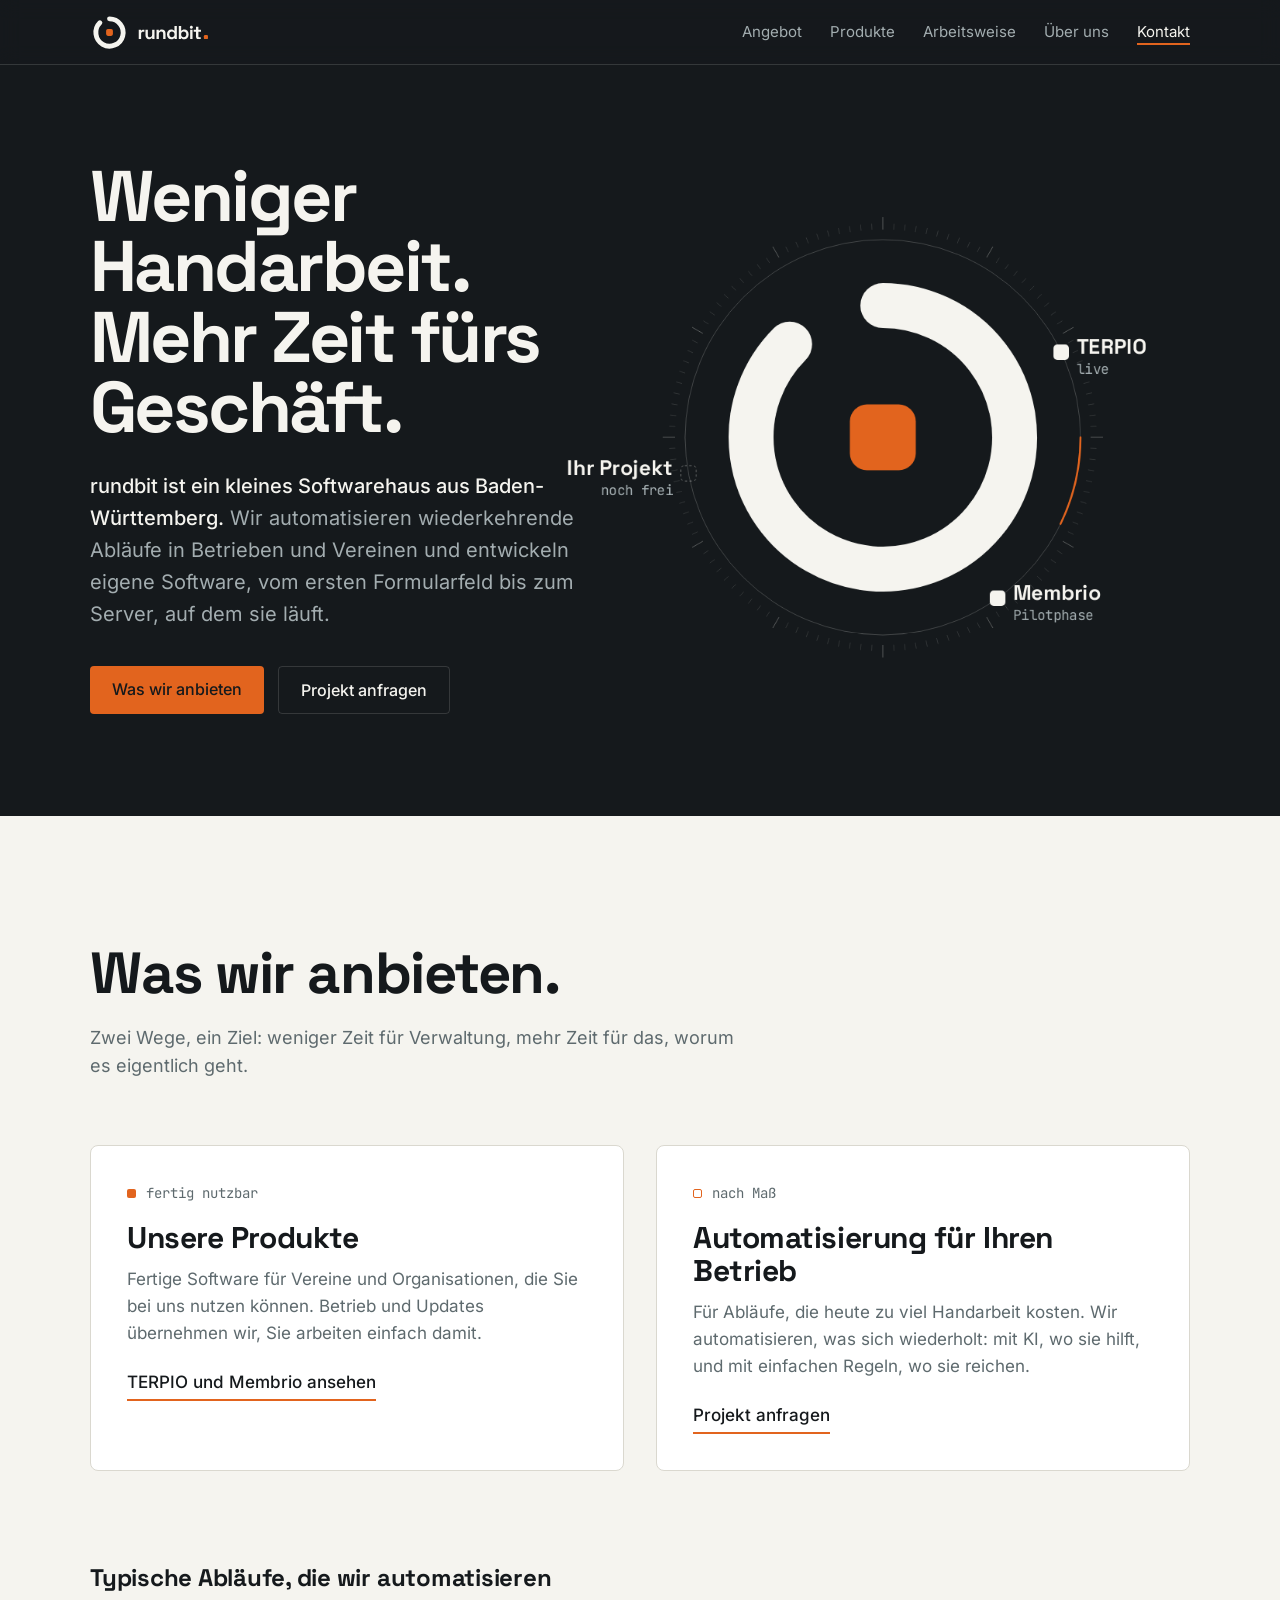
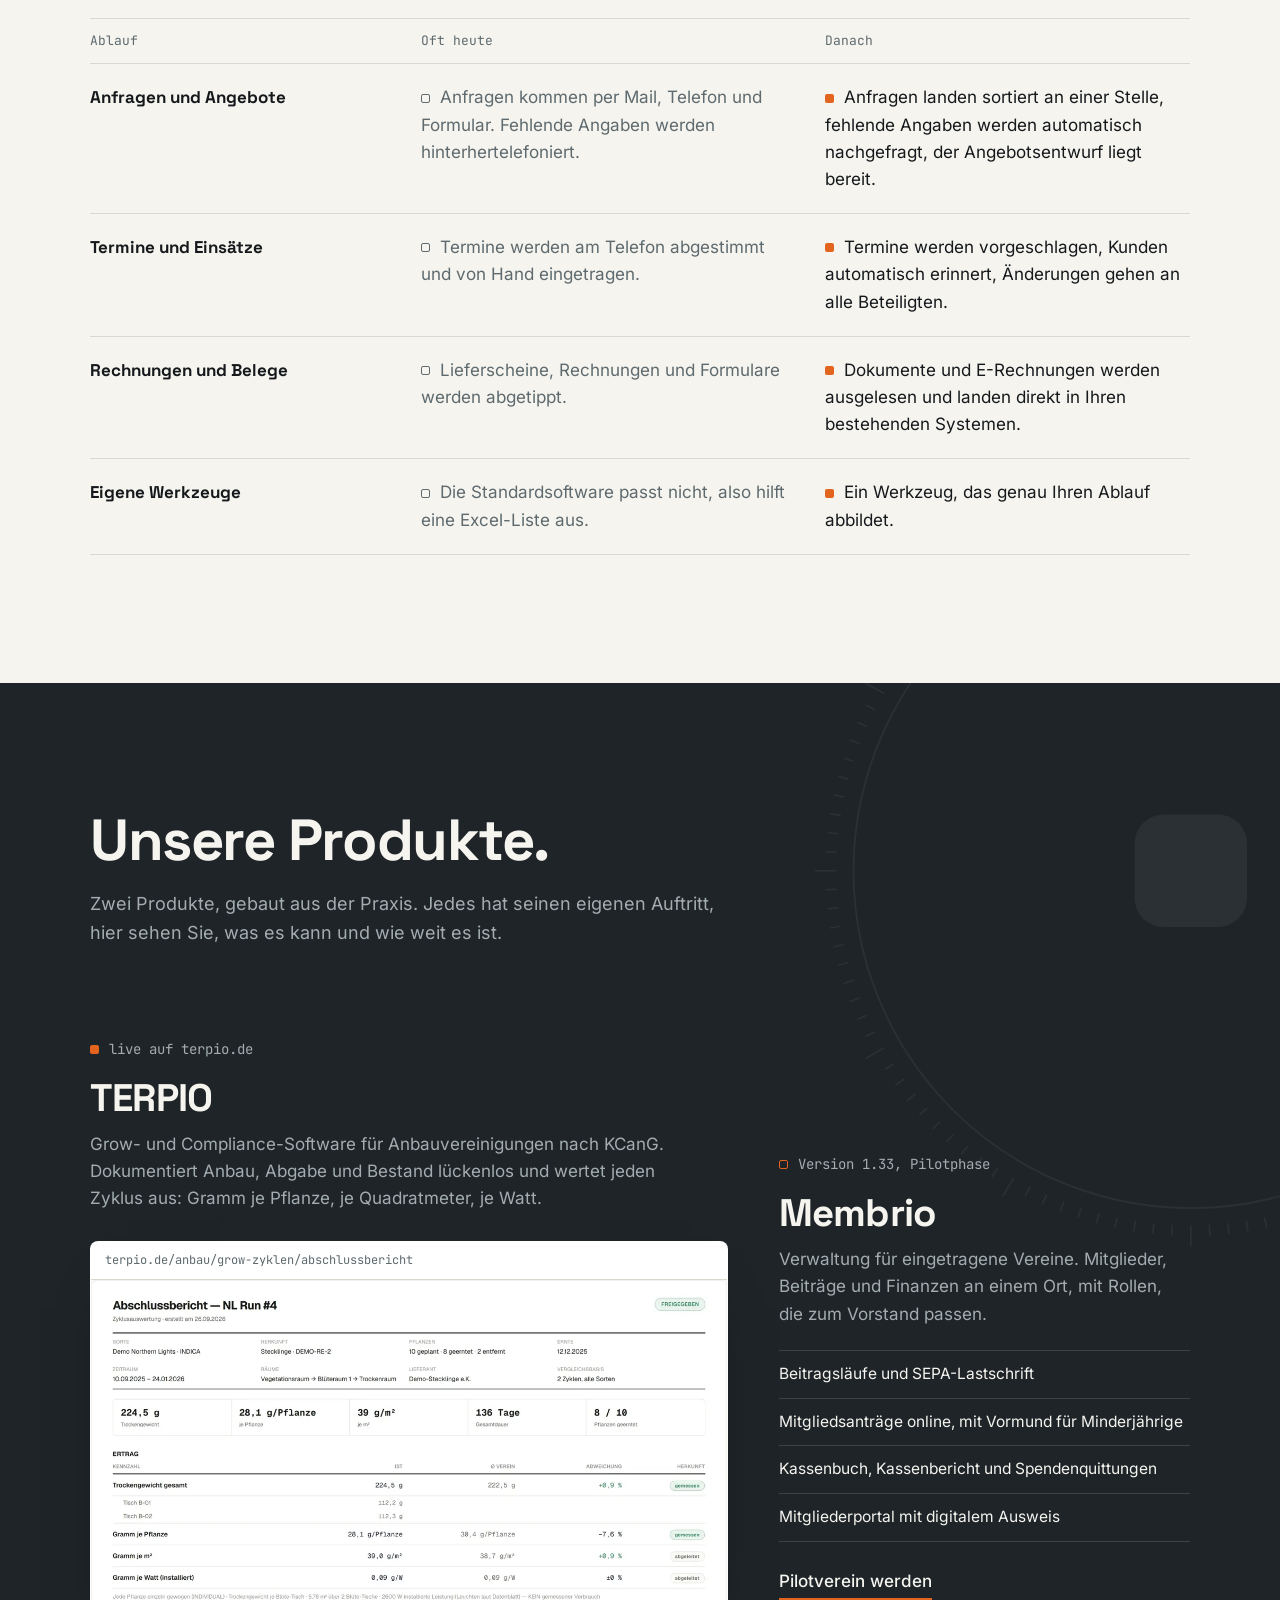
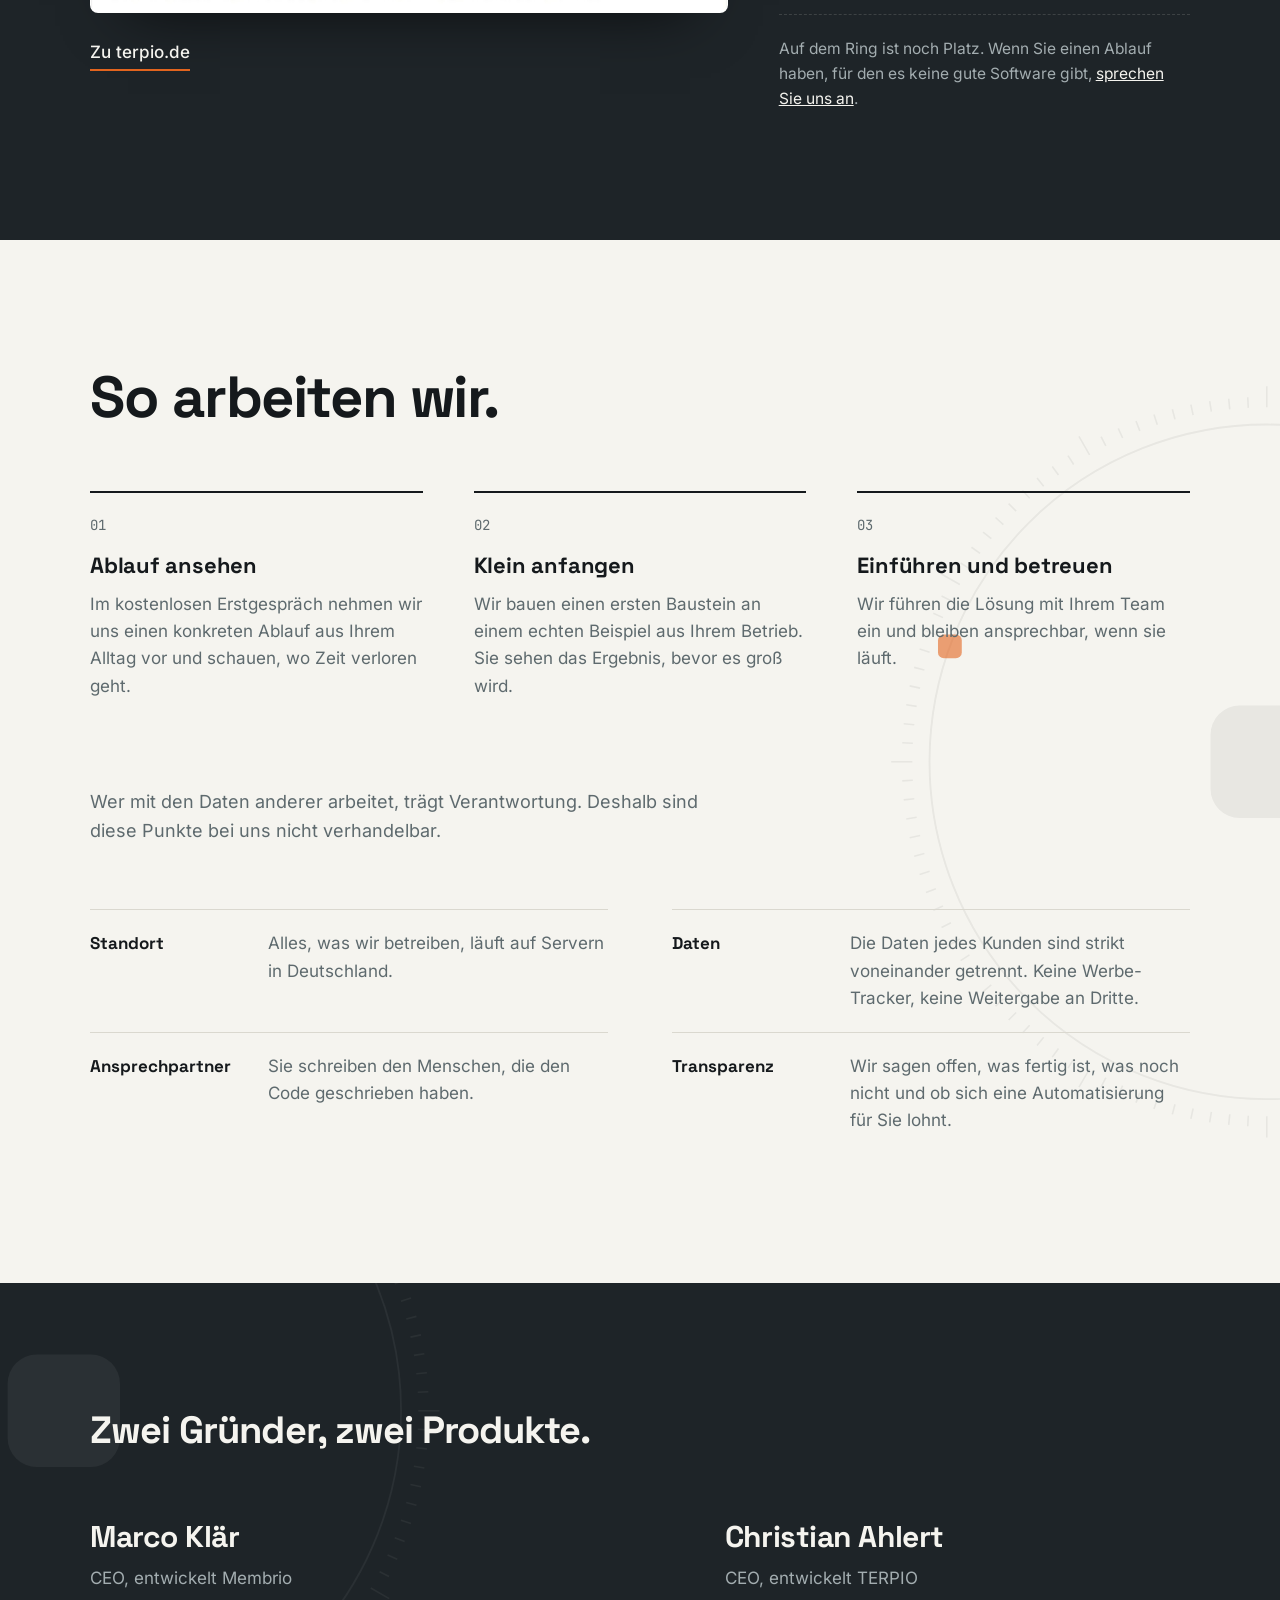
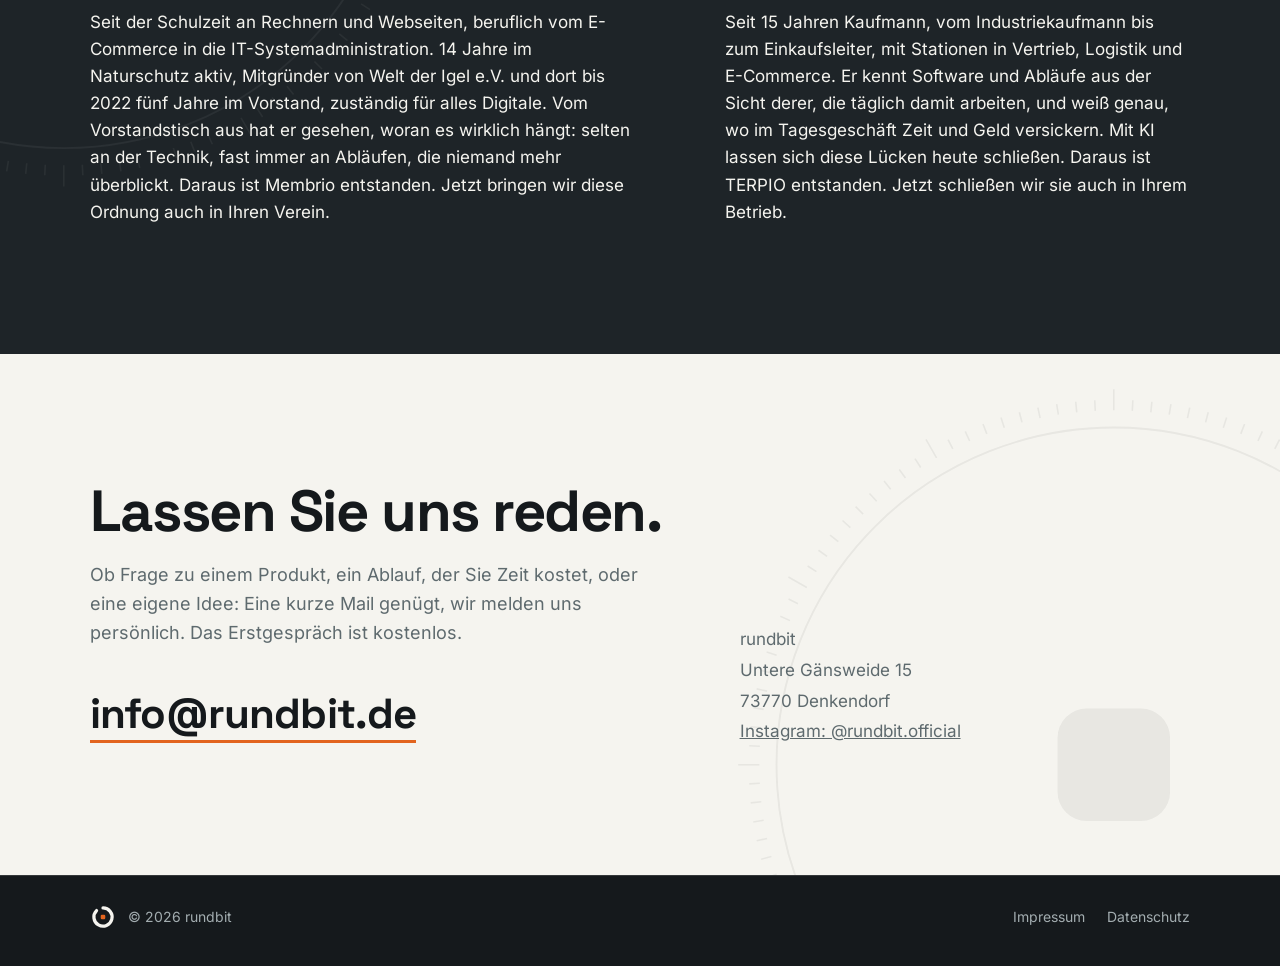
<file: site/index.html>
<!doctype html>
<html lang="de">
<head>
<meta charset="utf-8">
<meta name="viewport" content="width=device-width, initial-scale=1, viewport-fit=cover">
<title>rundbit – Software und Automatisierung aus Baden-Württemberg</title>
<meta name="description" content="rundbit automatisiert wiederkehrende Abläufe in Betrieben und Vereinen und entwickelt eigene Software: TERPIO für Anbauvereinigungen, Membrio für eingetragene Vereine. Betrieben auf Servern in Deutschland.">
<link rel="icon" href="favicon.ico" sizes="any">
<link rel="icon" type="image/svg+xml" href="favicon.svg">
<link rel="apple-touch-icon" href="apple-touch-icon.png">
<meta name="theme-color" content="#15191C">
<meta property="og:title" content="rundbit – Software und Automatisierung aus Baden-Württemberg">
<meta property="og:description" content="Wir automatisieren wiederkehrende Abläufe und entwickeln eigene Software: TERPIO und Membrio. Betrieben auf Servern in Deutschland.">
<meta property="og:url" content="https://rundbit.de/">
<meta property="og:image" content="https://rundbit.de/logo/og.png">
<link rel="stylesheet" href="style.css">
<script>if(!(window.matchMedia&&matchMedia('(prefers-reduced-motion: reduce)').matches))document.documentElement.classList.add('js')</script>
</head>
<body>
<a class="skip" href="#inhalt">Zum Inhalt springen</a>

<div class="rail" aria-hidden="true"><span class="bit"></span></div>

<header>
  <div class="wrap bar">
    <a class="brand" href="#top" aria-label="rundbit, zur Startseite"><svg xmlns="http://www.w3.org/2000/svg" viewBox="0 0 363.1 120" aria-hidden="true" focusable="false">
  
  <path d="M60 18 A42 42 0 1 1 30.3 30.3" fill="none" stroke="#F5F4EF" stroke-width="15" stroke-linecap="round"/>
  <rect x="49.5" y="49.5" width="21" height="21" rx="5.5" fill="#E2641E"/>
  <g transform="translate(150.0,38.89) scale(0.05800)">
    <path transform="translate(-70,714)" d="M70.0 0H196.0V-282C196.0 -352 242.0 -386 306.0 -386H368.0V-498H308.0C262.0 -498 226.0 -480 212.0 -440H194.0V-496H70.0Z M620.0 8C709.0 8 749.0 -31 765.0 -65H783.0V0H907.0V-496H781.0V-244C781.0 -152 736.0 -98 659.0 -98C591.0 -98 553.0 -135 553.0 -210V-496H427.0V-200C427.0 -77 504.0 8 620.0 8Z M1012.0 0H1138.0V-252C1138.0 -344 1183.0 -398 1260.0 -398C1328.0 -398 1366.0 -361 1366.0 -286V0H1492.0V-296C1492.0 -419 1415.0 -504 1299.0 -504C1210.0 -504 1170.0 -465 1154.0 -431H1136.0V-496H1012.0Z M1793.0 14C1883.0 14 1926.0 -22 1949.0 -60H1967.0V0H2091.0V-700H1965.0V-439H1947.0C1926.0 -474 1883.0 -510 1793.0 -510C1673.0 -510 1569.0 -418 1569.0 -256V-240C1569.0 -78 1674.0 14 1793.0 14ZM1831.0 -96C1754.0 -96 1695.0 -147 1695.0 -243V-253C1695.0 -349 1753.0 -400 1831.0 -400C1909.0 -400 1967.0 -349 1967.0 -253V-243C1967.0 -147 1908.0 -96 1831.0 -96Z M2494.0 14C2613.0 14 2718.0 -78 2718.0 -240V-256C2718.0 -418 2614.0 -510 2494.0 -510C2404.0 -510 2361.0 -474 2340.0 -439H2322.0V-700H2196.0V0H2320.0V-60H2338.0C2361.0 -22 2404.0 14 2494.0 14ZM2456.0 -96C2379.0 -96 2320.0 -147 2320.0 -243V-253C2320.0 -349 2378.0 -400 2456.0 -400C2534.0 -400 2592.0 -349 2592.0 -253V-243C2592.0 -147 2533.0 -96 2456.0 -96Z M2862.0 -554C2908.0 -554 2943.0 -586 2943.0 -634C2943.0 -682 2908.0 -714 2862.0 -714C2816.0 -714 2781.0 -682 2781.0 -634C2781.0 -586 2816.0 -554 2862.0 -554ZM2799.0 0H2925.0V-496H2799.0Z M3220.0 0H3360.0V-104H3264.0C3246.0 -104 3236.0 -114 3236.0 -134V-392H3372.0V-496H3236.0V-650H3110.0V-496H2986.0V-392H3110.0V-112C3110.0 -44 3154.0 0 3220.0 0Z" fill="#F5F4EF"/>
    <rect x="3456.0" y="496.0" width="218" height="218" rx="62" fill="#E2641E"/>
  </g>
</svg>
</a>
    <nav aria-label="Hauptnavigation"><ul>
      <li><a href="#angebot">Angebot</a></li>
      <li><a href="#produkte">Produkte</a></li>
      <li><a href="#arbeitsweise">Arbeitsweise</a></li>
      <li><a href="#team">Über uns</a></li>
      <li><a class="nav-cta" href="#kontakt"><span>Kontakt</span></a></li>
    </ul></nav>
  </div>
</header>

<main id="inhalt">
<section class="hero" id="top" aria-labelledby="h-hero">
  <div class="wrap hero-grid">
    <div>
      <h1 id="h-hero">Weniger Handarbeit.<br>Mehr Zeit fürs Geschäft.</h1>
      <p class="lead"><strong>rundbit ist ein kleines Softwarehaus aus Baden-Württemberg.</strong> Wir automatisieren wiederkehrende Abläufe in Betrieben und Vereinen und entwickeln eigene Software, vom ersten Formularfeld bis zum Server, auf dem sie läuft.</p>
      <div class="actions">
        <a class="btn btn-solid" href="#angebot">Was wir anbieten</a>
        <a class="btn btn-line" href="#kontakt">Projekt anfragen</a>
      </div>
    </div>
    <div class="ring-wrap">
      <svg class="ring" viewBox="-30 -10 660 620" style="overflow:visible" role="group" aria-label="Der rundbit-Ring mit den Produkten TERPIO und Membrio">
        <g class="ticks"><g class="spin-slow"><line class="tick major" x1="568.0" y1="300.0" x2="584.0" y2="300.0"/><line class="tick" x1="567.6" y1="314.0" x2="575.6" y2="314.4"/><line class="tick" x1="566.5" y1="328.0" x2="574.5" y2="328.8"/><line class="tick" x1="564.7" y1="341.9" x2="572.6" y2="343.2"/><line class="tick" x1="562.1" y1="355.7" x2="570.0" y2="357.4"/><line class="tick" x1="558.9" y1="369.4" x2="566.6" y2="371.4"/><line class="tick" x1="554.9" y1="382.8" x2="562.5" y2="385.3"/><line class="tick" x1="550.2" y1="396.0" x2="557.7" y2="398.9"/><line class="tick" x1="544.8" y1="409.0" x2="552.1" y2="412.3"/><line class="tick" x1="538.8" y1="421.7" x2="545.9" y2="425.3"/><line class="tick major" x1="532.1" y1="434.0" x2="546.0" y2="442.0"/><line class="tick" x1="524.8" y1="446.0" x2="531.5" y2="450.3"/><line class="tick" x1="516.8" y1="457.5" x2="523.3" y2="462.2"/><line class="tick" x1="508.3" y1="468.7" x2="514.5" y2="473.7"/><line class="tick" x1="499.2" y1="479.3" x2="505.1" y2="484.7"/><line class="tick" x1="489.5" y1="489.5" x2="495.2" y2="495.2"/><line class="tick" x1="479.3" y1="499.2" x2="484.7" y2="505.1"/><line class="tick" x1="468.7" y1="508.3" x2="473.7" y2="514.5"/><line class="tick" x1="457.5" y1="516.8" x2="462.2" y2="523.3"/><line class="tick" x1="446.0" y1="524.8" x2="450.3" y2="531.5"/><line class="tick major" x1="434.0" y1="532.1" x2="442.0" y2="546.0"/><line class="tick" x1="421.7" y1="538.8" x2="425.3" y2="545.9"/><line class="tick" x1="409.0" y1="544.8" x2="412.3" y2="552.1"/><line class="tick" x1="396.0" y1="550.2" x2="398.9" y2="557.7"/><line class="tick" x1="382.8" y1="554.9" x2="385.3" y2="562.5"/><line class="tick" x1="369.4" y1="558.9" x2="371.4" y2="566.6"/><line class="tick" x1="355.7" y1="562.1" x2="357.4" y2="570.0"/><line class="tick" x1="341.9" y1="564.7" x2="343.2" y2="572.6"/><line class="tick" x1="328.0" y1="566.5" x2="328.8" y2="574.5"/><line class="tick" x1="314.0" y1="567.6" x2="314.4" y2="575.6"/><line class="tick major" x1="300.0" y1="568.0" x2="300.0" y2="584.0"/><line class="tick" x1="286.0" y1="567.6" x2="285.6" y2="575.6"/><line class="tick" x1="272.0" y1="566.5" x2="271.2" y2="574.5"/><line class="tick" x1="258.1" y1="564.7" x2="256.8" y2="572.6"/><line class="tick" x1="244.3" y1="562.1" x2="242.6" y2="570.0"/><line class="tick" x1="230.6" y1="558.9" x2="228.6" y2="566.6"/><line class="tick" x1="217.2" y1="554.9" x2="214.7" y2="562.5"/><line class="tick" x1="204.0" y1="550.2" x2="201.1" y2="557.7"/><line class="tick" x1="191.0" y1="544.8" x2="187.7" y2="552.1"/><line class="tick" x1="178.3" y1="538.8" x2="174.7" y2="545.9"/><line class="tick major" x1="166.0" y1="532.1" x2="158.0" y2="546.0"/><line class="tick" x1="154.0" y1="524.8" x2="149.7" y2="531.5"/><line class="tick" x1="142.5" y1="516.8" x2="137.8" y2="523.3"/><line class="tick" x1="131.3" y1="508.3" x2="126.3" y2="514.5"/><line class="tick" x1="120.7" y1="499.2" x2="115.3" y2="505.1"/><line class="tick" x1="110.5" y1="489.5" x2="104.8" y2="495.2"/><line class="tick" x1="100.8" y1="479.3" x2="94.9" y2="484.7"/><line class="tick" x1="91.7" y1="468.7" x2="85.5" y2="473.7"/><line class="tick" x1="83.2" y1="457.5" x2="76.7" y2="462.2"/><line class="tick" x1="75.2" y1="446.0" x2="68.5" y2="450.3"/><line class="tick major" x1="67.9" y1="434.0" x2="54.0" y2="442.0"/><line class="tick" x1="61.2" y1="421.7" x2="54.1" y2="425.3"/><line class="tick" x1="55.2" y1="409.0" x2="47.9" y2="412.3"/><line class="tick" x1="49.8" y1="396.0" x2="42.3" y2="398.9"/><line class="tick" x1="45.1" y1="382.8" x2="37.5" y2="385.3"/><line class="tick" x1="41.1" y1="369.4" x2="33.4" y2="371.4"/><line class="tick" x1="37.9" y1="355.7" x2="30.0" y2="357.4"/><line class="tick" x1="35.3" y1="341.9" x2="27.4" y2="343.2"/><line class="tick" x1="33.5" y1="328.0" x2="25.5" y2="328.8"/><line class="tick" x1="32.4" y1="314.0" x2="24.4" y2="314.4"/><line class="tick major" x1="32.0" y1="300.0" x2="16.0" y2="300.0"/><line class="tick" x1="32.4" y1="286.0" x2="24.4" y2="285.6"/><line class="tick" x1="33.5" y1="272.0" x2="25.5" y2="271.2"/><line class="tick" x1="35.3" y1="258.1" x2="27.4" y2="256.8"/><line class="tick" x1="37.9" y1="244.3" x2="30.0" y2="242.6"/><line class="tick" x1="41.1" y1="230.6" x2="33.4" y2="228.6"/><line class="tick" x1="45.1" y1="217.2" x2="37.5" y2="214.7"/><line class="tick" x1="49.8" y1="204.0" x2="42.3" y2="201.1"/><line class="tick" x1="55.2" y1="191.0" x2="47.9" y2="187.7"/><line class="tick" x1="61.2" y1="178.3" x2="54.1" y2="174.7"/><line class="tick major" x1="67.9" y1="166.0" x2="54.0" y2="158.0"/><line class="tick" x1="75.2" y1="154.0" x2="68.5" y2="149.7"/><line class="tick" x1="83.2" y1="142.5" x2="76.7" y2="137.8"/><line class="tick" x1="91.7" y1="131.3" x2="85.5" y2="126.3"/><line class="tick" x1="100.8" y1="120.7" x2="94.9" y2="115.3"/><line class="tick" x1="110.5" y1="110.5" x2="104.8" y2="104.8"/><line class="tick" x1="120.7" y1="100.8" x2="115.3" y2="94.9"/><line class="tick" x1="131.3" y1="91.7" x2="126.3" y2="85.5"/><line class="tick" x1="142.5" y1="83.2" x2="137.8" y2="76.7"/><line class="tick" x1="154.0" y1="75.2" x2="149.7" y2="68.5"/><line class="tick major" x1="166.0" y1="67.9" x2="158.0" y2="54.0"/><line class="tick" x1="178.3" y1="61.2" x2="174.7" y2="54.1"/><line class="tick" x1="191.0" y1="55.2" x2="187.7" y2="47.9"/><line class="tick" x1="204.0" y1="49.8" x2="201.1" y2="42.3"/><line class="tick" x1="217.2" y1="45.1" x2="214.7" y2="37.5"/><line class="tick" x1="230.6" y1="41.1" x2="228.6" y2="33.4"/><line class="tick" x1="244.3" y1="37.9" x2="242.6" y2="30.0"/><line class="tick" x1="258.1" y1="35.3" x2="256.8" y2="27.4"/><line class="tick" x1="272.0" y1="33.5" x2="271.2" y2="25.5"/><line class="tick" x1="286.0" y1="32.4" x2="285.6" y2="24.4"/><line class="tick major" x1="300.0" y1="32.0" x2="300.0" y2="16.0"/><line class="tick" x1="314.0" y1="32.4" x2="314.4" y2="24.4"/><line class="tick" x1="328.0" y1="33.5" x2="328.8" y2="25.5"/><line class="tick" x1="341.9" y1="35.3" x2="343.2" y2="27.4"/><line class="tick" x1="355.7" y1="37.9" x2="357.4" y2="30.0"/><line class="tick" x1="369.4" y1="41.1" x2="371.4" y2="33.4"/><line class="tick" x1="382.8" y1="45.1" x2="385.3" y2="37.5"/><line class="tick" x1="396.0" y1="49.8" x2="398.9" y2="42.3"/><line class="tick" x1="409.0" y1="55.2" x2="412.3" y2="47.9"/><line class="tick" x1="421.7" y1="61.2" x2="425.3" y2="54.1"/><line class="tick major" x1="434.0" y1="67.9" x2="442.0" y2="54.0"/><line class="tick" x1="446.0" y1="75.2" x2="450.3" y2="68.5"/><line class="tick" x1="457.5" y1="83.2" x2="462.2" y2="76.7"/><line class="tick" x1="468.7" y1="91.7" x2="473.7" y2="85.5"/><line class="tick" x1="479.3" y1="100.8" x2="484.7" y2="94.9"/><line class="tick" x1="489.5" y1="110.5" x2="495.2" y2="104.8"/><line class="tick" x1="499.2" y1="120.7" x2="505.1" y2="115.3"/><line class="tick" x1="508.3" y1="131.3" x2="514.5" y2="126.3"/><line class="tick" x1="516.8" y1="142.5" x2="523.3" y2="137.8"/><line class="tick" x1="524.8" y1="154.0" x2="531.5" y2="149.7"/><line class="tick major" x1="532.1" y1="166.0" x2="546.0" y2="158.0"/><line class="tick" x1="538.8" y1="178.3" x2="545.9" y2="174.7"/><line class="tick" x1="544.8" y1="191.0" x2="552.1" y2="187.7"/><line class="tick" x1="550.2" y1="204.0" x2="557.7" y2="201.1"/><line class="tick" x1="554.9" y1="217.2" x2="562.5" y2="214.7"/><line class="tick" x1="558.9" y1="230.6" x2="566.6" y2="228.6"/><line class="tick" x1="562.1" y1="244.3" x2="570.0" y2="242.6"/><line class="tick" x1="564.7" y1="258.1" x2="572.6" y2="256.8"/><line class="tick" x1="566.5" y1="272.0" x2="574.5" y2="271.2"/><line class="tick" x1="567.6" y1="286.0" x2="575.6" y2="285.6"/></g></g>
        <circle class="orbit" cx="300" cy="300" r="255"/>
        <g class="sweepwrap"><g class="sweep"><circle cx="300" cy="300" r="255" fill="none" stroke="#E2641E" stroke-width="2.5" stroke-linecap="round" pathLength="360" stroke-dasharray="26 334"/></g></g>
        <path class="arc" pathLength="1" d="M300 130 A170 170 0 1 1 179.8 179.8"/>
        <g class="pulse"><rect class="core" id="core" x="257.5" y="257.5" width="85" height="85" rx="22" fill="#E2641E"/></g>
        <a class="node n1" href="#terpio" aria-label="TERPIO, live" data-a="-30">
          <rect x="-10" y="-10" width="20" height="20" rx="5"/>
          <text class="name" x="20" y="2">TERPIO</text><text x="20" y="28">live</text>
        </a>
        <a class="node n2" href="#membrio" aria-label="Membrio, Pilotphase" data-a="50">
          <rect x="-10" y="-10" width="20" height="20" rx="5"/>
          <text class="name" x="20" y="2">Membrio</text><text x="20" y="28">Pilotphase</text>
        </a>
        <a class="node free n3" href="#angebot" aria-label="Ihr Projekt, noch frei" data-a="165">
          <rect x="-10" y="-10" width="20" height="20" rx="5"/>
          <text class="name" x="20" y="2">Ihr Projekt</text><text x="20" y="28">noch frei</text>
        </a>
      </svg>
    </div>
  </div>
</section>

<section class="light" id="angebot" aria-labelledby="h-angebot">
  <div class="wrap">
    <h2 id="h-angebot">Was wir anbieten.</h2>
    <p class="intro">Zwei Wege, ein Ziel: weniger Zeit für Verwaltung, mehr Zeit für das, worum es eigentlich geht.</p>
    <div class="offer">
      <div class="pillar">
        <p class="status"><span class="dot"></span>fertig nutzbar</p>
        <h3>Unsere Produkte</h3>
        <p>Fertige Software für Vereine und Organisationen, die Sie bei uns nutzen können. Betrieb und Updates übernehmen wir, Sie arbeiten einfach damit.</p>
        <a class="go" href="#produkte">TERPIO und Membrio ansehen</a>
      </div>
      <div class="pillar">
        <p class="status"><span class="dot wip"></span>nach Maß</p>
        <h3>Automatisierung für Ihren Betrieb</h3>
        <p>Für Abläufe, die heute zu viel Handarbeit kosten. Wir automatisieren, was sich wiederholt: mit KI, wo sie hilft, und mit einfachen Regeln, wo sie reichen.</p>
        <a class="go" href="#kontakt">Projekt anfragen</a>
      </div>
    </div>

    <h3 class="sub-h">Typische Abläufe, die wir automatisieren</h3>
    <div class="compare" role="table" aria-label="Abläufe vorher und nachher">
      <div class="crow chead" role="row"><span role="columnheader">Ablauf</span><span role="columnheader">Oft heute</span><span role="columnheader">Danach</span></div>
      <div class="crow" role="row"><b role="cell">Anfragen und Angebote</b><span role="cell" class="before">Anfragen kommen per Mail, Telefon und Formular. Fehlende Angaben werden hinterhertelefoniert.</span><span role="cell" class="after">Anfragen landen sortiert an einer Stelle, fehlende Angaben werden automatisch nachgefragt, der Angebotsentwurf liegt bereit.</span></div>
      <div class="crow" role="row"><b role="cell">Termine und Einsätze</b><span role="cell" class="before">Termine werden am Telefon abgestimmt und von Hand eingetragen.</span><span role="cell" class="after">Termine werden vorgeschlagen, Kunden automatisch erinnert, Änderungen gehen an alle Beteiligten.</span></div>
      <div class="crow" role="row"><b role="cell">Rechnungen und Belege</b><span role="cell" class="before">Lieferscheine, Rechnungen und Formulare werden abgetippt.</span><span role="cell" class="after">Dokumente und E-Rechnungen werden ausgelesen und landen direkt in Ihren bestehenden Systemen.</span></div>
      <div class="crow" role="row"><b role="cell">Eigene Werkzeuge</b><span role="cell" class="before">Die Standardsoftware passt nicht, also hilft eine Excel-Liste aus.</span><span role="cell" class="after">Ein Werkzeug, das genau Ihren Ablauf abbildet.</span></div>
    </div>
  </div>
</section>

<section class="dark" id="produkte" aria-labelledby="h-prod">
  <svg class="bgring pos-tr" viewBox="0 0 600 600" aria-hidden="true" data-a="-40" data-dir="1"><g class="bt"><line x1="568.0" y1="300.0" x2="584.0" y2="300.0"/><line x1="567.6" y1="314.0" x2="575.6" y2="314.4"/><line x1="566.5" y1="328.0" x2="574.5" y2="328.8"/><line x1="564.7" y1="341.9" x2="572.6" y2="343.2"/><line x1="562.1" y1="355.7" x2="570.0" y2="357.4"/><line x1="558.9" y1="369.4" x2="566.6" y2="371.4"/><line x1="554.9" y1="382.8" x2="562.5" y2="385.3"/><line x1="550.2" y1="396.0" x2="557.7" y2="398.9"/><line x1="544.8" y1="409.0" x2="552.1" y2="412.3"/><line x1="538.8" y1="421.7" x2="545.9" y2="425.3"/><line x1="532.1" y1="434.0" x2="546.0" y2="442.0"/><line x1="524.8" y1="446.0" x2="531.5" y2="450.3"/><line x1="516.8" y1="457.5" x2="523.3" y2="462.2"/><line x1="508.3" y1="468.7" x2="514.5" y2="473.7"/><line x1="499.2" y1="479.3" x2="505.1" y2="484.7"/><line x1="489.5" y1="489.5" x2="495.2" y2="495.2"/><line x1="479.3" y1="499.2" x2="484.7" y2="505.1"/><line x1="468.7" y1="508.3" x2="473.7" y2="514.5"/><line x1="457.5" y1="516.8" x2="462.2" y2="523.3"/><line x1="446.0" y1="524.8" x2="450.3" y2="531.5"/><line x1="434.0" y1="532.1" x2="442.0" y2="546.0"/><line x1="421.7" y1="538.8" x2="425.3" y2="545.9"/><line x1="409.0" y1="544.8" x2="412.3" y2="552.1"/><line x1="396.0" y1="550.2" x2="398.9" y2="557.7"/><line x1="382.8" y1="554.9" x2="385.3" y2="562.5"/><line x1="369.4" y1="558.9" x2="371.4" y2="566.6"/><line x1="355.7" y1="562.1" x2="357.4" y2="570.0"/><line x1="341.9" y1="564.7" x2="343.2" y2="572.6"/><line x1="328.0" y1="566.5" x2="328.8" y2="574.5"/><line x1="314.0" y1="567.6" x2="314.4" y2="575.6"/><line x1="300.0" y1="568.0" x2="300.0" y2="584.0"/><line x1="286.0" y1="567.6" x2="285.6" y2="575.6"/><line x1="272.0" y1="566.5" x2="271.2" y2="574.5"/><line x1="258.1" y1="564.7" x2="256.8" y2="572.6"/><line x1="244.3" y1="562.1" x2="242.6" y2="570.0"/><line x1="230.6" y1="558.9" x2="228.6" y2="566.6"/><line x1="217.2" y1="554.9" x2="214.7" y2="562.5"/><line x1="204.0" y1="550.2" x2="201.1" y2="557.7"/><line x1="191.0" y1="544.8" x2="187.7" y2="552.1"/><line x1="178.3" y1="538.8" x2="174.7" y2="545.9"/><line x1="166.0" y1="532.1" x2="158.0" y2="546.0"/><line x1="154.0" y1="524.8" x2="149.7" y2="531.5"/><line x1="142.5" y1="516.8" x2="137.8" y2="523.3"/><line x1="131.3" y1="508.3" x2="126.3" y2="514.5"/><line x1="120.7" y1="499.2" x2="115.3" y2="505.1"/><line x1="110.5" y1="489.5" x2="104.8" y2="495.2"/><line x1="100.8" y1="479.3" x2="94.9" y2="484.7"/><line x1="91.7" y1="468.7" x2="85.5" y2="473.7"/><line x1="83.2" y1="457.5" x2="76.7" y2="462.2"/><line x1="75.2" y1="446.0" x2="68.5" y2="450.3"/><line x1="67.9" y1="434.0" x2="54.0" y2="442.0"/><line x1="61.2" y1="421.7" x2="54.1" y2="425.3"/><line x1="55.2" y1="409.0" x2="47.9" y2="412.3"/><line x1="49.8" y1="396.0" x2="42.3" y2="398.9"/><line x1="45.1" y1="382.8" x2="37.5" y2="385.3"/><line x1="41.1" y1="369.4" x2="33.4" y2="371.4"/><line x1="37.9" y1="355.7" x2="30.0" y2="357.4"/><line x1="35.3" y1="341.9" x2="27.4" y2="343.2"/><line x1="33.5" y1="328.0" x2="25.5" y2="328.8"/><line x1="32.4" y1="314.0" x2="24.4" y2="314.4"/><line x1="32.0" y1="300.0" x2="16.0" y2="300.0"/><line x1="32.4" y1="286.0" x2="24.4" y2="285.6"/><line x1="33.5" y1="272.0" x2="25.5" y2="271.2"/><line x1="35.3" y1="258.1" x2="27.4" y2="256.8"/><line x1="37.9" y1="244.3" x2="30.0" y2="242.6"/><line x1="41.1" y1="230.6" x2="33.4" y2="228.6"/><line x1="45.1" y1="217.2" x2="37.5" y2="214.7"/><line x1="49.8" y1="204.0" x2="42.3" y2="201.1"/><line x1="55.2" y1="191.0" x2="47.9" y2="187.7"/><line x1="61.2" y1="178.3" x2="54.1" y2="174.7"/><line x1="67.9" y1="166.0" x2="54.0" y2="158.0"/><line x1="75.2" y1="154.0" x2="68.5" y2="149.7"/><line x1="83.2" y1="142.5" x2="76.7" y2="137.8"/><line x1="91.7" y1="131.3" x2="85.5" y2="126.3"/><line x1="100.8" y1="120.7" x2="94.9" y2="115.3"/><line x1="110.5" y1="110.5" x2="104.8" y2="104.8"/><line x1="120.7" y1="100.8" x2="115.3" y2="94.9"/><line x1="131.3" y1="91.7" x2="126.3" y2="85.5"/><line x1="142.5" y1="83.2" x2="137.8" y2="76.7"/><line x1="154.0" y1="75.2" x2="149.7" y2="68.5"/><line x1="166.0" y1="67.9" x2="158.0" y2="54.0"/><line x1="178.3" y1="61.2" x2="174.7" y2="54.1"/><line x1="191.0" y1="55.2" x2="187.7" y2="47.9"/><line x1="204.0" y1="49.8" x2="201.1" y2="42.3"/><line x1="217.2" y1="45.1" x2="214.7" y2="37.5"/><line x1="230.6" y1="41.1" x2="228.6" y2="33.4"/><line x1="244.3" y1="37.9" x2="242.6" y2="30.0"/><line x1="258.1" y1="35.3" x2="256.8" y2="27.4"/><line x1="272.0" y1="33.5" x2="271.2" y2="25.5"/><line x1="286.0" y1="32.4" x2="285.6" y2="24.4"/><line x1="300.0" y1="32.0" x2="300.0" y2="16.0"/><line x1="314.0" y1="32.4" x2="314.4" y2="24.4"/><line x1="328.0" y1="33.5" x2="328.8" y2="25.5"/><line x1="341.9" y1="35.3" x2="343.2" y2="27.4"/><line x1="355.7" y1="37.9" x2="357.4" y2="30.0"/><line x1="369.4" y1="41.1" x2="371.4" y2="33.4"/><line x1="382.8" y1="45.1" x2="385.3" y2="37.5"/><line x1="396.0" y1="49.8" x2="398.9" y2="42.3"/><line x1="409.0" y1="55.2" x2="412.3" y2="47.9"/><line x1="421.7" y1="61.2" x2="425.3" y2="54.1"/><line x1="434.0" y1="67.9" x2="442.0" y2="54.0"/><line x1="446.0" y1="75.2" x2="450.3" y2="68.5"/><line x1="457.5" y1="83.2" x2="462.2" y2="76.7"/><line x1="468.7" y1="91.7" x2="473.7" y2="85.5"/><line x1="479.3" y1="100.8" x2="484.7" y2="94.9"/><line x1="489.5" y1="110.5" x2="495.2" y2="104.8"/><line x1="499.2" y1="120.7" x2="505.1" y2="115.3"/><line x1="508.3" y1="131.3" x2="514.5" y2="126.3"/><line x1="516.8" y1="142.5" x2="523.3" y2="137.8"/><line x1="524.8" y1="154.0" x2="531.5" y2="149.7"/><line x1="532.1" y1="166.0" x2="546.0" y2="158.0"/><line x1="538.8" y1="178.3" x2="545.9" y2="174.7"/><line x1="544.8" y1="191.0" x2="552.1" y2="187.7"/><line x1="550.2" y1="204.0" x2="557.7" y2="201.1"/><line x1="554.9" y1="217.2" x2="562.5" y2="214.7"/><line x1="558.9" y1="230.6" x2="566.6" y2="228.6"/><line x1="562.1" y1="244.3" x2="570.0" y2="242.6"/><line x1="564.7" y1="258.1" x2="572.6" y2="256.8"/><line x1="566.5" y1="272.0" x2="574.5" y2="271.2"/><line x1="567.6" y1="286.0" x2="575.6" y2="285.6"/></g><circle class="bo" cx="300" cy="300" r="255"/><path class="ba" pathLength="1" d="M300 130 A170 170 0 1 1 179.8 179.8"/><rect class="bc" x="257.5" y="257.5" width="85" height="85" rx="22"/><rect class="bb" x="-9" y="-9" width="18" height="18" rx="4.5"/></svg>
  <div class="wrap">
    <h2 id="h-prod">Unsere Produkte.</h2>
    <p class="intro">Zwei Produkte, gebaut aus der Praxis. Jedes hat seinen eigenen Auftritt, hier sehen Sie, was es kann und wie weit es ist.</p>
    <div class="products">
      <article class="prod" id="terpio">
        <p class="status"><span class="dot"></span><a href="https://terpio.de" style="text-decoration:none">live auf terpio.de</a></p>
        <h3>TERPIO</h3>
        <p>Grow- und Compliance-Software für Anbauvereinigungen nach KCanG. Dokumentiert Anbau, Abgabe und Bestand lückenlos und wertet jeden Zyklus aus: Gramm je Pflanze, je Quadratmeter, je Watt.</p>
        <figure class="shot">
          <div class="chrome">terpio.de/anbau/grow-zyklen/abschlussbericht</div>
          <img src="img/terpio-abschlussbericht.webp" width="1200" height="627" loading="lazy" alt="Abschlussbericht eines Grow-Zyklus in TERPIO mit Kennzahlen zu Trockengewicht, Ertrag je Pflanze und je Quadratmeter.">
        </figure>
        <a class="go" href="https://terpio.de">Zu terpio.de</a>
      </article>
      <article class="prod membrio" id="membrio">
        <p class="status"><span class="dot wip"></span>Version 1.33, Pilotphase</p>
        <h3>Membrio</h3>
        <p>Verwaltung für eingetragene Vereine. Mitglieder, Beiträge und Finanzen an einem Ort, mit Rollen, die zum Vorstand passen.</p>
        <ul class="facts">
          <li>Beitragsläufe und SEPA-Lastschrift</li>
          <li>Mitgliedsanträge online, mit Vormund für Minderjährige</li>
          <li>Kassenbuch, Kassenbericht und Spendenquittungen</li>
          <li>Mitgliederportal mit digitalem Ausweis</li>
        </ul>
        <a class="go" href="mailto:info@rundbit.de?subject=Pilotverein%20Membrio">Pilotverein werden</a>
        <p class="next soft">Auf dem Ring ist noch Platz. Wenn Sie einen Ablauf haben, für den es keine gute Software gibt, <a href="#kontakt">sprechen Sie uns an</a>.</p>
      </article>
    </div>
  </div>
</section>

<section class="light" id="arbeitsweise" aria-labelledby="h-work">
  <svg class="bgring pos-r" viewBox="0 0 600 600" aria-hidden="true" data-a="200" data-dir="1"><g class="bt"><line x1="568.0" y1="300.0" x2="584.0" y2="300.0"/><line x1="567.6" y1="314.0" x2="575.6" y2="314.4"/><line x1="566.5" y1="328.0" x2="574.5" y2="328.8"/><line x1="564.7" y1="341.9" x2="572.6" y2="343.2"/><line x1="562.1" y1="355.7" x2="570.0" y2="357.4"/><line x1="558.9" y1="369.4" x2="566.6" y2="371.4"/><line x1="554.9" y1="382.8" x2="562.5" y2="385.3"/><line x1="550.2" y1="396.0" x2="557.7" y2="398.9"/><line x1="544.8" y1="409.0" x2="552.1" y2="412.3"/><line x1="538.8" y1="421.7" x2="545.9" y2="425.3"/><line x1="532.1" y1="434.0" x2="546.0" y2="442.0"/><line x1="524.8" y1="446.0" x2="531.5" y2="450.3"/><line x1="516.8" y1="457.5" x2="523.3" y2="462.2"/><line x1="508.3" y1="468.7" x2="514.5" y2="473.7"/><line x1="499.2" y1="479.3" x2="505.1" y2="484.7"/><line x1="489.5" y1="489.5" x2="495.2" y2="495.2"/><line x1="479.3" y1="499.2" x2="484.7" y2="505.1"/><line x1="468.7" y1="508.3" x2="473.7" y2="514.5"/><line x1="457.5" y1="516.8" x2="462.2" y2="523.3"/><line x1="446.0" y1="524.8" x2="450.3" y2="531.5"/><line x1="434.0" y1="532.1" x2="442.0" y2="546.0"/><line x1="421.7" y1="538.8" x2="425.3" y2="545.9"/><line x1="409.0" y1="544.8" x2="412.3" y2="552.1"/><line x1="396.0" y1="550.2" x2="398.9" y2="557.7"/><line x1="382.8" y1="554.9" x2="385.3" y2="562.5"/><line x1="369.4" y1="558.9" x2="371.4" y2="566.6"/><line x1="355.7" y1="562.1" x2="357.4" y2="570.0"/><line x1="341.9" y1="564.7" x2="343.2" y2="572.6"/><line x1="328.0" y1="566.5" x2="328.8" y2="574.5"/><line x1="314.0" y1="567.6" x2="314.4" y2="575.6"/><line x1="300.0" y1="568.0" x2="300.0" y2="584.0"/><line x1="286.0" y1="567.6" x2="285.6" y2="575.6"/><line x1="272.0" y1="566.5" x2="271.2" y2="574.5"/><line x1="258.1" y1="564.7" x2="256.8" y2="572.6"/><line x1="244.3" y1="562.1" x2="242.6" y2="570.0"/><line x1="230.6" y1="558.9" x2="228.6" y2="566.6"/><line x1="217.2" y1="554.9" x2="214.7" y2="562.5"/><line x1="204.0" y1="550.2" x2="201.1" y2="557.7"/><line x1="191.0" y1="544.8" x2="187.7" y2="552.1"/><line x1="178.3" y1="538.8" x2="174.7" y2="545.9"/><line x1="166.0" y1="532.1" x2="158.0" y2="546.0"/><line x1="154.0" y1="524.8" x2="149.7" y2="531.5"/><line x1="142.5" y1="516.8" x2="137.8" y2="523.3"/><line x1="131.3" y1="508.3" x2="126.3" y2="514.5"/><line x1="120.7" y1="499.2" x2="115.3" y2="505.1"/><line x1="110.5" y1="489.5" x2="104.8" y2="495.2"/><line x1="100.8" y1="479.3" x2="94.9" y2="484.7"/><line x1="91.7" y1="468.7" x2="85.5" y2="473.7"/><line x1="83.2" y1="457.5" x2="76.7" y2="462.2"/><line x1="75.2" y1="446.0" x2="68.5" y2="450.3"/><line x1="67.9" y1="434.0" x2="54.0" y2="442.0"/><line x1="61.2" y1="421.7" x2="54.1" y2="425.3"/><line x1="55.2" y1="409.0" x2="47.9" y2="412.3"/><line x1="49.8" y1="396.0" x2="42.3" y2="398.9"/><line x1="45.1" y1="382.8" x2="37.5" y2="385.3"/><line x1="41.1" y1="369.4" x2="33.4" y2="371.4"/><line x1="37.9" y1="355.7" x2="30.0" y2="357.4"/><line x1="35.3" y1="341.9" x2="27.4" y2="343.2"/><line x1="33.5" y1="328.0" x2="25.5" y2="328.8"/><line x1="32.4" y1="314.0" x2="24.4" y2="314.4"/><line x1="32.0" y1="300.0" x2="16.0" y2="300.0"/><line x1="32.4" y1="286.0" x2="24.4" y2="285.6"/><line x1="33.5" y1="272.0" x2="25.5" y2="271.2"/><line x1="35.3" y1="258.1" x2="27.4" y2="256.8"/><line x1="37.9" y1="244.3" x2="30.0" y2="242.6"/><line x1="41.1" y1="230.6" x2="33.4" y2="228.6"/><line x1="45.1" y1="217.2" x2="37.5" y2="214.7"/><line x1="49.8" y1="204.0" x2="42.3" y2="201.1"/><line x1="55.2" y1="191.0" x2="47.9" y2="187.7"/><line x1="61.2" y1="178.3" x2="54.1" y2="174.7"/><line x1="67.9" y1="166.0" x2="54.0" y2="158.0"/><line x1="75.2" y1="154.0" x2="68.5" y2="149.7"/><line x1="83.2" y1="142.5" x2="76.7" y2="137.8"/><line x1="91.7" y1="131.3" x2="85.5" y2="126.3"/><line x1="100.8" y1="120.7" x2="94.9" y2="115.3"/><line x1="110.5" y1="110.5" x2="104.8" y2="104.8"/><line x1="120.7" y1="100.8" x2="115.3" y2="94.9"/><line x1="131.3" y1="91.7" x2="126.3" y2="85.5"/><line x1="142.5" y1="83.2" x2="137.8" y2="76.7"/><line x1="154.0" y1="75.2" x2="149.7" y2="68.5"/><line x1="166.0" y1="67.9" x2="158.0" y2="54.0"/><line x1="178.3" y1="61.2" x2="174.7" y2="54.1"/><line x1="191.0" y1="55.2" x2="187.7" y2="47.9"/><line x1="204.0" y1="49.8" x2="201.1" y2="42.3"/><line x1="217.2" y1="45.1" x2="214.7" y2="37.5"/><line x1="230.6" y1="41.1" x2="228.6" y2="33.4"/><line x1="244.3" y1="37.9" x2="242.6" y2="30.0"/><line x1="258.1" y1="35.3" x2="256.8" y2="27.4"/><line x1="272.0" y1="33.5" x2="271.2" y2="25.5"/><line x1="286.0" y1="32.4" x2="285.6" y2="24.4"/><line x1="300.0" y1="32.0" x2="300.0" y2="16.0"/><line x1="314.0" y1="32.4" x2="314.4" y2="24.4"/><line x1="328.0" y1="33.5" x2="328.8" y2="25.5"/><line x1="341.9" y1="35.3" x2="343.2" y2="27.4"/><line x1="355.7" y1="37.9" x2="357.4" y2="30.0"/><line x1="369.4" y1="41.1" x2="371.4" y2="33.4"/><line x1="382.8" y1="45.1" x2="385.3" y2="37.5"/><line x1="396.0" y1="49.8" x2="398.9" y2="42.3"/><line x1="409.0" y1="55.2" x2="412.3" y2="47.9"/><line x1="421.7" y1="61.2" x2="425.3" y2="54.1"/><line x1="434.0" y1="67.9" x2="442.0" y2="54.0"/><line x1="446.0" y1="75.2" x2="450.3" y2="68.5"/><line x1="457.5" y1="83.2" x2="462.2" y2="76.7"/><line x1="468.7" y1="91.7" x2="473.7" y2="85.5"/><line x1="479.3" y1="100.8" x2="484.7" y2="94.9"/><line x1="489.5" y1="110.5" x2="495.2" y2="104.8"/><line x1="499.2" y1="120.7" x2="505.1" y2="115.3"/><line x1="508.3" y1="131.3" x2="514.5" y2="126.3"/><line x1="516.8" y1="142.5" x2="523.3" y2="137.8"/><line x1="524.8" y1="154.0" x2="531.5" y2="149.7"/><line x1="532.1" y1="166.0" x2="546.0" y2="158.0"/><line x1="538.8" y1="178.3" x2="545.9" y2="174.7"/><line x1="544.8" y1="191.0" x2="552.1" y2="187.7"/><line x1="550.2" y1="204.0" x2="557.7" y2="201.1"/><line x1="554.9" y1="217.2" x2="562.5" y2="214.7"/><line x1="558.9" y1="230.6" x2="566.6" y2="228.6"/><line x1="562.1" y1="244.3" x2="570.0" y2="242.6"/><line x1="564.7" y1="258.1" x2="572.6" y2="256.8"/><line x1="566.5" y1="272.0" x2="574.5" y2="271.2"/><line x1="567.6" y1="286.0" x2="575.6" y2="285.6"/></g><circle class="bo" cx="300" cy="300" r="255"/><path class="ba" pathLength="1" d="M300 130 A170 170 0 1 1 179.8 179.8"/><rect class="bc" x="257.5" y="257.5" width="85" height="85" rx="22"/><rect class="bb" x="-9" y="-9" width="18" height="18" rx="4.5"/></svg>
  <div class="wrap">
    <h2 id="h-work">So arbeiten wir.</h2>
    <ol class="steps">
      <li><span class="num">01</span><h3>Ablauf ansehen</h3><p>Im kostenlosen Erstgespräch nehmen wir uns einen konkreten Ablauf aus Ihrem Alltag vor und schauen, wo Zeit verloren geht.</p></li>
      <li><span class="num">02</span><h3>Klein anfangen</h3><p>Wir bauen einen ersten Baustein an einem echten Beispiel aus Ihrem Betrieb. Sie sehen das Ergebnis, bevor es groß wird.</p></li>
      <li><span class="num">03</span><h3>Einführen und betreuen</h3><p>Wir führen die Lösung mit Ihrem Team ein und bleiben ansprechbar, wenn sie läuft.</p></li>
    </ol>
    <p class="intro sheet-intro">Wer mit den Daten anderer arbeitet, trägt Verantwortung. Deshalb sind diese Punkte bei uns nicht verhandelbar.</p>
    <dl class="sheet">
      <div><dt>Standort</dt><dd>Alles, was wir betreiben, läuft auf Servern in Deutschland.</dd></div>
      <div><dt>Daten</dt><dd>Die Daten jedes Kunden sind strikt voneinander getrennt. Keine Werbe-Tracker, keine Weitergabe an Dritte.</dd></div>
      <div><dt>Ansprechpartner</dt><dd>Sie schreiben den Menschen, die den Code geschrieben haben.</dd></div>
      <div><dt>Transparenz</dt><dd>Wir sagen offen, was fertig ist, was noch nicht und ob sich eine Automatisierung für Sie lohnt.</dd></div>
    </dl>
  </div>
</section>

<section class="dark" id="team" aria-labelledby="h-team">
  <svg class="bgring pos-tl" viewBox="0 0 600 600" aria-hidden="true" data-a="300" data-dir="-1"><g class="bt"><line x1="568.0" y1="300.0" x2="584.0" y2="300.0"/><line x1="567.6" y1="314.0" x2="575.6" y2="314.4"/><line x1="566.5" y1="328.0" x2="574.5" y2="328.8"/><line x1="564.7" y1="341.9" x2="572.6" y2="343.2"/><line x1="562.1" y1="355.7" x2="570.0" y2="357.4"/><line x1="558.9" y1="369.4" x2="566.6" y2="371.4"/><line x1="554.9" y1="382.8" x2="562.5" y2="385.3"/><line x1="550.2" y1="396.0" x2="557.7" y2="398.9"/><line x1="544.8" y1="409.0" x2="552.1" y2="412.3"/><line x1="538.8" y1="421.7" x2="545.9" y2="425.3"/><line x1="532.1" y1="434.0" x2="546.0" y2="442.0"/><line x1="524.8" y1="446.0" x2="531.5" y2="450.3"/><line x1="516.8" y1="457.5" x2="523.3" y2="462.2"/><line x1="508.3" y1="468.7" x2="514.5" y2="473.7"/><line x1="499.2" y1="479.3" x2="505.1" y2="484.7"/><line x1="489.5" y1="489.5" x2="495.2" y2="495.2"/><line x1="479.3" y1="499.2" x2="484.7" y2="505.1"/><line x1="468.7" y1="508.3" x2="473.7" y2="514.5"/><line x1="457.5" y1="516.8" x2="462.2" y2="523.3"/><line x1="446.0" y1="524.8" x2="450.3" y2="531.5"/><line x1="434.0" y1="532.1" x2="442.0" y2="546.0"/><line x1="421.7" y1="538.8" x2="425.3" y2="545.9"/><line x1="409.0" y1="544.8" x2="412.3" y2="552.1"/><line x1="396.0" y1="550.2" x2="398.9" y2="557.7"/><line x1="382.8" y1="554.9" x2="385.3" y2="562.5"/><line x1="369.4" y1="558.9" x2="371.4" y2="566.6"/><line x1="355.7" y1="562.1" x2="357.4" y2="570.0"/><line x1="341.9" y1="564.7" x2="343.2" y2="572.6"/><line x1="328.0" y1="566.5" x2="328.8" y2="574.5"/><line x1="314.0" y1="567.6" x2="314.4" y2="575.6"/><line x1="300.0" y1="568.0" x2="300.0" y2="584.0"/><line x1="286.0" y1="567.6" x2="285.6" y2="575.6"/><line x1="272.0" y1="566.5" x2="271.2" y2="574.5"/><line x1="258.1" y1="564.7" x2="256.8" y2="572.6"/><line x1="244.3" y1="562.1" x2="242.6" y2="570.0"/><line x1="230.6" y1="558.9" x2="228.6" y2="566.6"/><line x1="217.2" y1="554.9" x2="214.7" y2="562.5"/><line x1="204.0" y1="550.2" x2="201.1" y2="557.7"/><line x1="191.0" y1="544.8" x2="187.7" y2="552.1"/><line x1="178.3" y1="538.8" x2="174.7" y2="545.9"/><line x1="166.0" y1="532.1" x2="158.0" y2="546.0"/><line x1="154.0" y1="524.8" x2="149.7" y2="531.5"/><line x1="142.5" y1="516.8" x2="137.8" y2="523.3"/><line x1="131.3" y1="508.3" x2="126.3" y2="514.5"/><line x1="120.7" y1="499.2" x2="115.3" y2="505.1"/><line x1="110.5" y1="489.5" x2="104.8" y2="495.2"/><line x1="100.8" y1="479.3" x2="94.9" y2="484.7"/><line x1="91.7" y1="468.7" x2="85.5" y2="473.7"/><line x1="83.2" y1="457.5" x2="76.7" y2="462.2"/><line x1="75.2" y1="446.0" x2="68.5" y2="450.3"/><line x1="67.9" y1="434.0" x2="54.0" y2="442.0"/><line x1="61.2" y1="421.7" x2="54.1" y2="425.3"/><line x1="55.2" y1="409.0" x2="47.9" y2="412.3"/><line x1="49.8" y1="396.0" x2="42.3" y2="398.9"/><line x1="45.1" y1="382.8" x2="37.5" y2="385.3"/><line x1="41.1" y1="369.4" x2="33.4" y2="371.4"/><line x1="37.9" y1="355.7" x2="30.0" y2="357.4"/><line x1="35.3" y1="341.9" x2="27.4" y2="343.2"/><line x1="33.5" y1="328.0" x2="25.5" y2="328.8"/><line x1="32.4" y1="314.0" x2="24.4" y2="314.4"/><line x1="32.0" y1="300.0" x2="16.0" y2="300.0"/><line x1="32.4" y1="286.0" x2="24.4" y2="285.6"/><line x1="33.5" y1="272.0" x2="25.5" y2="271.2"/><line x1="35.3" y1="258.1" x2="27.4" y2="256.8"/><line x1="37.9" y1="244.3" x2="30.0" y2="242.6"/><line x1="41.1" y1="230.6" x2="33.4" y2="228.6"/><line x1="45.1" y1="217.2" x2="37.5" y2="214.7"/><line x1="49.8" y1="204.0" x2="42.3" y2="201.1"/><line x1="55.2" y1="191.0" x2="47.9" y2="187.7"/><line x1="61.2" y1="178.3" x2="54.1" y2="174.7"/><line x1="67.9" y1="166.0" x2="54.0" y2="158.0"/><line x1="75.2" y1="154.0" x2="68.5" y2="149.7"/><line x1="83.2" y1="142.5" x2="76.7" y2="137.8"/><line x1="91.7" y1="131.3" x2="85.5" y2="126.3"/><line x1="100.8" y1="120.7" x2="94.9" y2="115.3"/><line x1="110.5" y1="110.5" x2="104.8" y2="104.8"/><line x1="120.7" y1="100.8" x2="115.3" y2="94.9"/><line x1="131.3" y1="91.7" x2="126.3" y2="85.5"/><line x1="142.5" y1="83.2" x2="137.8" y2="76.7"/><line x1="154.0" y1="75.2" x2="149.7" y2="68.5"/><line x1="166.0" y1="67.9" x2="158.0" y2="54.0"/><line x1="178.3" y1="61.2" x2="174.7" y2="54.1"/><line x1="191.0" y1="55.2" x2="187.7" y2="47.9"/><line x1="204.0" y1="49.8" x2="201.1" y2="42.3"/><line x1="217.2" y1="45.1" x2="214.7" y2="37.5"/><line x1="230.6" y1="41.1" x2="228.6" y2="33.4"/><line x1="244.3" y1="37.9" x2="242.6" y2="30.0"/><line x1="258.1" y1="35.3" x2="256.8" y2="27.4"/><line x1="272.0" y1="33.5" x2="271.2" y2="25.5"/><line x1="286.0" y1="32.4" x2="285.6" y2="24.4"/><line x1="300.0" y1="32.0" x2="300.0" y2="16.0"/><line x1="314.0" y1="32.4" x2="314.4" y2="24.4"/><line x1="328.0" y1="33.5" x2="328.8" y2="25.5"/><line x1="341.9" y1="35.3" x2="343.2" y2="27.4"/><line x1="355.7" y1="37.9" x2="357.4" y2="30.0"/><line x1="369.4" y1="41.1" x2="371.4" y2="33.4"/><line x1="382.8" y1="45.1" x2="385.3" y2="37.5"/><line x1="396.0" y1="49.8" x2="398.9" y2="42.3"/><line x1="409.0" y1="55.2" x2="412.3" y2="47.9"/><line x1="421.7" y1="61.2" x2="425.3" y2="54.1"/><line x1="434.0" y1="67.9" x2="442.0" y2="54.0"/><line x1="446.0" y1="75.2" x2="450.3" y2="68.5"/><line x1="457.5" y1="83.2" x2="462.2" y2="76.7"/><line x1="468.7" y1="91.7" x2="473.7" y2="85.5"/><line x1="479.3" y1="100.8" x2="484.7" y2="94.9"/><line x1="489.5" y1="110.5" x2="495.2" y2="104.8"/><line x1="499.2" y1="120.7" x2="505.1" y2="115.3"/><line x1="508.3" y1="131.3" x2="514.5" y2="126.3"/><line x1="516.8" y1="142.5" x2="523.3" y2="137.8"/><line x1="524.8" y1="154.0" x2="531.5" y2="149.7"/><line x1="532.1" y1="166.0" x2="546.0" y2="158.0"/><line x1="538.8" y1="178.3" x2="545.9" y2="174.7"/><line x1="544.8" y1="191.0" x2="552.1" y2="187.7"/><line x1="550.2" y1="204.0" x2="557.7" y2="201.1"/><line x1="554.9" y1="217.2" x2="562.5" y2="214.7"/><line x1="558.9" y1="230.6" x2="566.6" y2="228.6"/><line x1="562.1" y1="244.3" x2="570.0" y2="242.6"/><line x1="564.7" y1="258.1" x2="572.6" y2="256.8"/><line x1="566.5" y1="272.0" x2="574.5" y2="271.2"/><line x1="567.6" y1="286.0" x2="575.6" y2="285.6"/></g><circle class="bo" cx="300" cy="300" r="255"/><path class="ba" pathLength="1" d="M300 130 A170 170 0 1 1 179.8 179.8"/><rect class="bc" x="257.5" y="257.5" width="85" height="85" rx="22"/><rect class="bb" x="-9" y="-9" width="18" height="18" rx="4.5"/></svg>
  <div class="wrap">
    <h2 id="h-team" class="h2-sm">Zwei Gründer, zwei Produkte.</h2>
    <div class="team">
      <div class="person">
        <h3>Marco Klär</h3>
        <p class="role">CEO, entwickelt Membrio</p>
        <p>Seit der Schulzeit an Rechnern und Webseiten, beruflich vom E-Commerce in die IT-Systemadministration. 14 Jahre im Naturschutz aktiv, Mitgründer von Welt der Igel e.V. und dort bis 2022 fünf Jahre im Vorstand, zuständig für alles Digitale. Vom Vorstandstisch aus hat er gesehen, woran es wirklich hängt: selten an der Technik, fast immer an Abläufen, die niemand mehr überblickt. Daraus ist Membrio entstanden. Jetzt bringen wir diese Ordnung auch in Ihren Verein.</p>
      </div>
      <div class="person">
        <h3>Christian Ahlert</h3>
        <p class="role">CEO, entwickelt TERPIO</p>
        <p>Seit 15 Jahren Kaufmann, vom Industriekaufmann bis zum Einkaufsleiter, mit Stationen in Vertrieb, Logistik und E-Commerce. Er kennt Software und Abläufe aus der Sicht derer, die täglich damit arbeiten, und weiß genau, wo im Tagesgeschäft Zeit und Geld versickern. Mit KI lassen sich diese Lücken heute schließen. Daraus ist TERPIO entstanden. Jetzt schließen wir sie auch in Ihrem Betrieb.</p>
      </div>
    </div>
  </div>
</section>

<section class="light" id="kontakt" aria-labelledby="h-kontakt">
  <svg class="bgring pos-br" viewBox="0 0 600 600" aria-hidden="true" data-a="20" data-dir="1"><g class="bt"><line x1="568.0" y1="300.0" x2="584.0" y2="300.0"/><line x1="567.6" y1="314.0" x2="575.6" y2="314.4"/><line x1="566.5" y1="328.0" x2="574.5" y2="328.8"/><line x1="564.7" y1="341.9" x2="572.6" y2="343.2"/><line x1="562.1" y1="355.7" x2="570.0" y2="357.4"/><line x1="558.9" y1="369.4" x2="566.6" y2="371.4"/><line x1="554.9" y1="382.8" x2="562.5" y2="385.3"/><line x1="550.2" y1="396.0" x2="557.7" y2="398.9"/><line x1="544.8" y1="409.0" x2="552.1" y2="412.3"/><line x1="538.8" y1="421.7" x2="545.9" y2="425.3"/><line x1="532.1" y1="434.0" x2="546.0" y2="442.0"/><line x1="524.8" y1="446.0" x2="531.5" y2="450.3"/><line x1="516.8" y1="457.5" x2="523.3" y2="462.2"/><line x1="508.3" y1="468.7" x2="514.5" y2="473.7"/><line x1="499.2" y1="479.3" x2="505.1" y2="484.7"/><line x1="489.5" y1="489.5" x2="495.2" y2="495.2"/><line x1="479.3" y1="499.2" x2="484.7" y2="505.1"/><line x1="468.7" y1="508.3" x2="473.7" y2="514.5"/><line x1="457.5" y1="516.8" x2="462.2" y2="523.3"/><line x1="446.0" y1="524.8" x2="450.3" y2="531.5"/><line x1="434.0" y1="532.1" x2="442.0" y2="546.0"/><line x1="421.7" y1="538.8" x2="425.3" y2="545.9"/><line x1="409.0" y1="544.8" x2="412.3" y2="552.1"/><line x1="396.0" y1="550.2" x2="398.9" y2="557.7"/><line x1="382.8" y1="554.9" x2="385.3" y2="562.5"/><line x1="369.4" y1="558.9" x2="371.4" y2="566.6"/><line x1="355.7" y1="562.1" x2="357.4" y2="570.0"/><line x1="341.9" y1="564.7" x2="343.2" y2="572.6"/><line x1="328.0" y1="566.5" x2="328.8" y2="574.5"/><line x1="314.0" y1="567.6" x2="314.4" y2="575.6"/><line x1="300.0" y1="568.0" x2="300.0" y2="584.0"/><line x1="286.0" y1="567.6" x2="285.6" y2="575.6"/><line x1="272.0" y1="566.5" x2="271.2" y2="574.5"/><line x1="258.1" y1="564.7" x2="256.8" y2="572.6"/><line x1="244.3" y1="562.1" x2="242.6" y2="570.0"/><line x1="230.6" y1="558.9" x2="228.6" y2="566.6"/><line x1="217.2" y1="554.9" x2="214.7" y2="562.5"/><line x1="204.0" y1="550.2" x2="201.1" y2="557.7"/><line x1="191.0" y1="544.8" x2="187.7" y2="552.1"/><line x1="178.3" y1="538.8" x2="174.7" y2="545.9"/><line x1="166.0" y1="532.1" x2="158.0" y2="546.0"/><line x1="154.0" y1="524.8" x2="149.7" y2="531.5"/><line x1="142.5" y1="516.8" x2="137.8" y2="523.3"/><line x1="131.3" y1="508.3" x2="126.3" y2="514.5"/><line x1="120.7" y1="499.2" x2="115.3" y2="505.1"/><line x1="110.5" y1="489.5" x2="104.8" y2="495.2"/><line x1="100.8" y1="479.3" x2="94.9" y2="484.7"/><line x1="91.7" y1="468.7" x2="85.5" y2="473.7"/><line x1="83.2" y1="457.5" x2="76.7" y2="462.2"/><line x1="75.2" y1="446.0" x2="68.5" y2="450.3"/><line x1="67.9" y1="434.0" x2="54.0" y2="442.0"/><line x1="61.2" y1="421.7" x2="54.1" y2="425.3"/><line x1="55.2" y1="409.0" x2="47.9" y2="412.3"/><line x1="49.8" y1="396.0" x2="42.3" y2="398.9"/><line x1="45.1" y1="382.8" x2="37.5" y2="385.3"/><line x1="41.1" y1="369.4" x2="33.4" y2="371.4"/><line x1="37.9" y1="355.7" x2="30.0" y2="357.4"/><line x1="35.3" y1="341.9" x2="27.4" y2="343.2"/><line x1="33.5" y1="328.0" x2="25.5" y2="328.8"/><line x1="32.4" y1="314.0" x2="24.4" y2="314.4"/><line x1="32.0" y1="300.0" x2="16.0" y2="300.0"/><line x1="32.4" y1="286.0" x2="24.4" y2="285.6"/><line x1="33.5" y1="272.0" x2="25.5" y2="271.2"/><line x1="35.3" y1="258.1" x2="27.4" y2="256.8"/><line x1="37.9" y1="244.3" x2="30.0" y2="242.6"/><line x1="41.1" y1="230.6" x2="33.4" y2="228.6"/><line x1="45.1" y1="217.2" x2="37.5" y2="214.7"/><line x1="49.8" y1="204.0" x2="42.3" y2="201.1"/><line x1="55.2" y1="191.0" x2="47.9" y2="187.7"/><line x1="61.2" y1="178.3" x2="54.1" y2="174.7"/><line x1="67.9" y1="166.0" x2="54.0" y2="158.0"/><line x1="75.2" y1="154.0" x2="68.5" y2="149.7"/><line x1="83.2" y1="142.5" x2="76.7" y2="137.8"/><line x1="91.7" y1="131.3" x2="85.5" y2="126.3"/><line x1="100.8" y1="120.7" x2="94.9" y2="115.3"/><line x1="110.5" y1="110.5" x2="104.8" y2="104.8"/><line x1="120.7" y1="100.8" x2="115.3" y2="94.9"/><line x1="131.3" y1="91.7" x2="126.3" y2="85.5"/><line x1="142.5" y1="83.2" x2="137.8" y2="76.7"/><line x1="154.0" y1="75.2" x2="149.7" y2="68.5"/><line x1="166.0" y1="67.9" x2="158.0" y2="54.0"/><line x1="178.3" y1="61.2" x2="174.7" y2="54.1"/><line x1="191.0" y1="55.2" x2="187.7" y2="47.9"/><line x1="204.0" y1="49.8" x2="201.1" y2="42.3"/><line x1="217.2" y1="45.1" x2="214.7" y2="37.5"/><line x1="230.6" y1="41.1" x2="228.6" y2="33.4"/><line x1="244.3" y1="37.9" x2="242.6" y2="30.0"/><line x1="258.1" y1="35.3" x2="256.8" y2="27.4"/><line x1="272.0" y1="33.5" x2="271.2" y2="25.5"/><line x1="286.0" y1="32.4" x2="285.6" y2="24.4"/><line x1="300.0" y1="32.0" x2="300.0" y2="16.0"/><line x1="314.0" y1="32.4" x2="314.4" y2="24.4"/><line x1="328.0" y1="33.5" x2="328.8" y2="25.5"/><line x1="341.9" y1="35.3" x2="343.2" y2="27.4"/><line x1="355.7" y1="37.9" x2="357.4" y2="30.0"/><line x1="369.4" y1="41.1" x2="371.4" y2="33.4"/><line x1="382.8" y1="45.1" x2="385.3" y2="37.5"/><line x1="396.0" y1="49.8" x2="398.9" y2="42.3"/><line x1="409.0" y1="55.2" x2="412.3" y2="47.9"/><line x1="421.7" y1="61.2" x2="425.3" y2="54.1"/><line x1="434.0" y1="67.9" x2="442.0" y2="54.0"/><line x1="446.0" y1="75.2" x2="450.3" y2="68.5"/><line x1="457.5" y1="83.2" x2="462.2" y2="76.7"/><line x1="468.7" y1="91.7" x2="473.7" y2="85.5"/><line x1="479.3" y1="100.8" x2="484.7" y2="94.9"/><line x1="489.5" y1="110.5" x2="495.2" y2="104.8"/><line x1="499.2" y1="120.7" x2="505.1" y2="115.3"/><line x1="508.3" y1="131.3" x2="514.5" y2="126.3"/><line x1="516.8" y1="142.5" x2="523.3" y2="137.8"/><line x1="524.8" y1="154.0" x2="531.5" y2="149.7"/><line x1="532.1" y1="166.0" x2="546.0" y2="158.0"/><line x1="538.8" y1="178.3" x2="545.9" y2="174.7"/><line x1="544.8" y1="191.0" x2="552.1" y2="187.7"/><line x1="550.2" y1="204.0" x2="557.7" y2="201.1"/><line x1="554.9" y1="217.2" x2="562.5" y2="214.7"/><line x1="558.9" y1="230.6" x2="566.6" y2="228.6"/><line x1="562.1" y1="244.3" x2="570.0" y2="242.6"/><line x1="564.7" y1="258.1" x2="572.6" y2="256.8"/><line x1="566.5" y1="272.0" x2="574.5" y2="271.2"/><line x1="567.6" y1="286.0" x2="575.6" y2="285.6"/></g><circle class="bo" cx="300" cy="300" r="255"/><path class="ba" pathLength="1" d="M300 130 A170 170 0 1 1 179.8 179.8"/><rect class="bc" x="257.5" y="257.5" width="85" height="85" rx="22"/><rect class="bb" x="-9" y="-9" width="18" height="18" rx="4.5"/></svg>
  <div class="wrap contact">
    <div>
      <h2 id="h-kontakt">Lassen Sie uns reden.</h2>
      <p class="intro">Ob Frage zu einem Produkt, ein Ablauf, der Sie Zeit kostet, oder eine eigene Idee: Eine kurze Mail genügt, wir melden uns persönlich. Das Erstgespräch ist kostenlos.</p>
      <p style="margin-top:32px"><a class="mail" href="mailto:info@rundbit.de">info@rundbit.de</a></p>
    </div>
    <address class="soft">rundbit<br>Untere Gänsweide 15<br>73770 Denkendorf<br><a href="https://www.instagram.com/rundbit.official/">Instagram: @rundbit.official</a></address>
  </div>
</section>
</main>

<footer>
  <div class="wrap">
    <span style="display:flex;align-items:center;gap:12px"><span class="mark-s"><svg xmlns="http://www.w3.org/2000/svg" viewBox="0 0 120 120" aria-hidden="true" focusable="false">
  
  <path d="M60 18 A42 42 0 1 1 30.3 30.3" fill="none" stroke="#F5F4EF" stroke-width="15.0" stroke-linecap="round"/>
  <rect x="49.5" y="49.5" width="21" height="21" rx="5.5" fill="#E2641E"/>
</svg>
</span>© 2026 rundbit</span>
    <ul><li><a href="impressum.html">Impressum</a></li><li><a href="datenschutz.html">Datenschutz</a></li></ul>
  </div>
</footer>

<script src="main.js"></script>
</body>
</html>
</file>
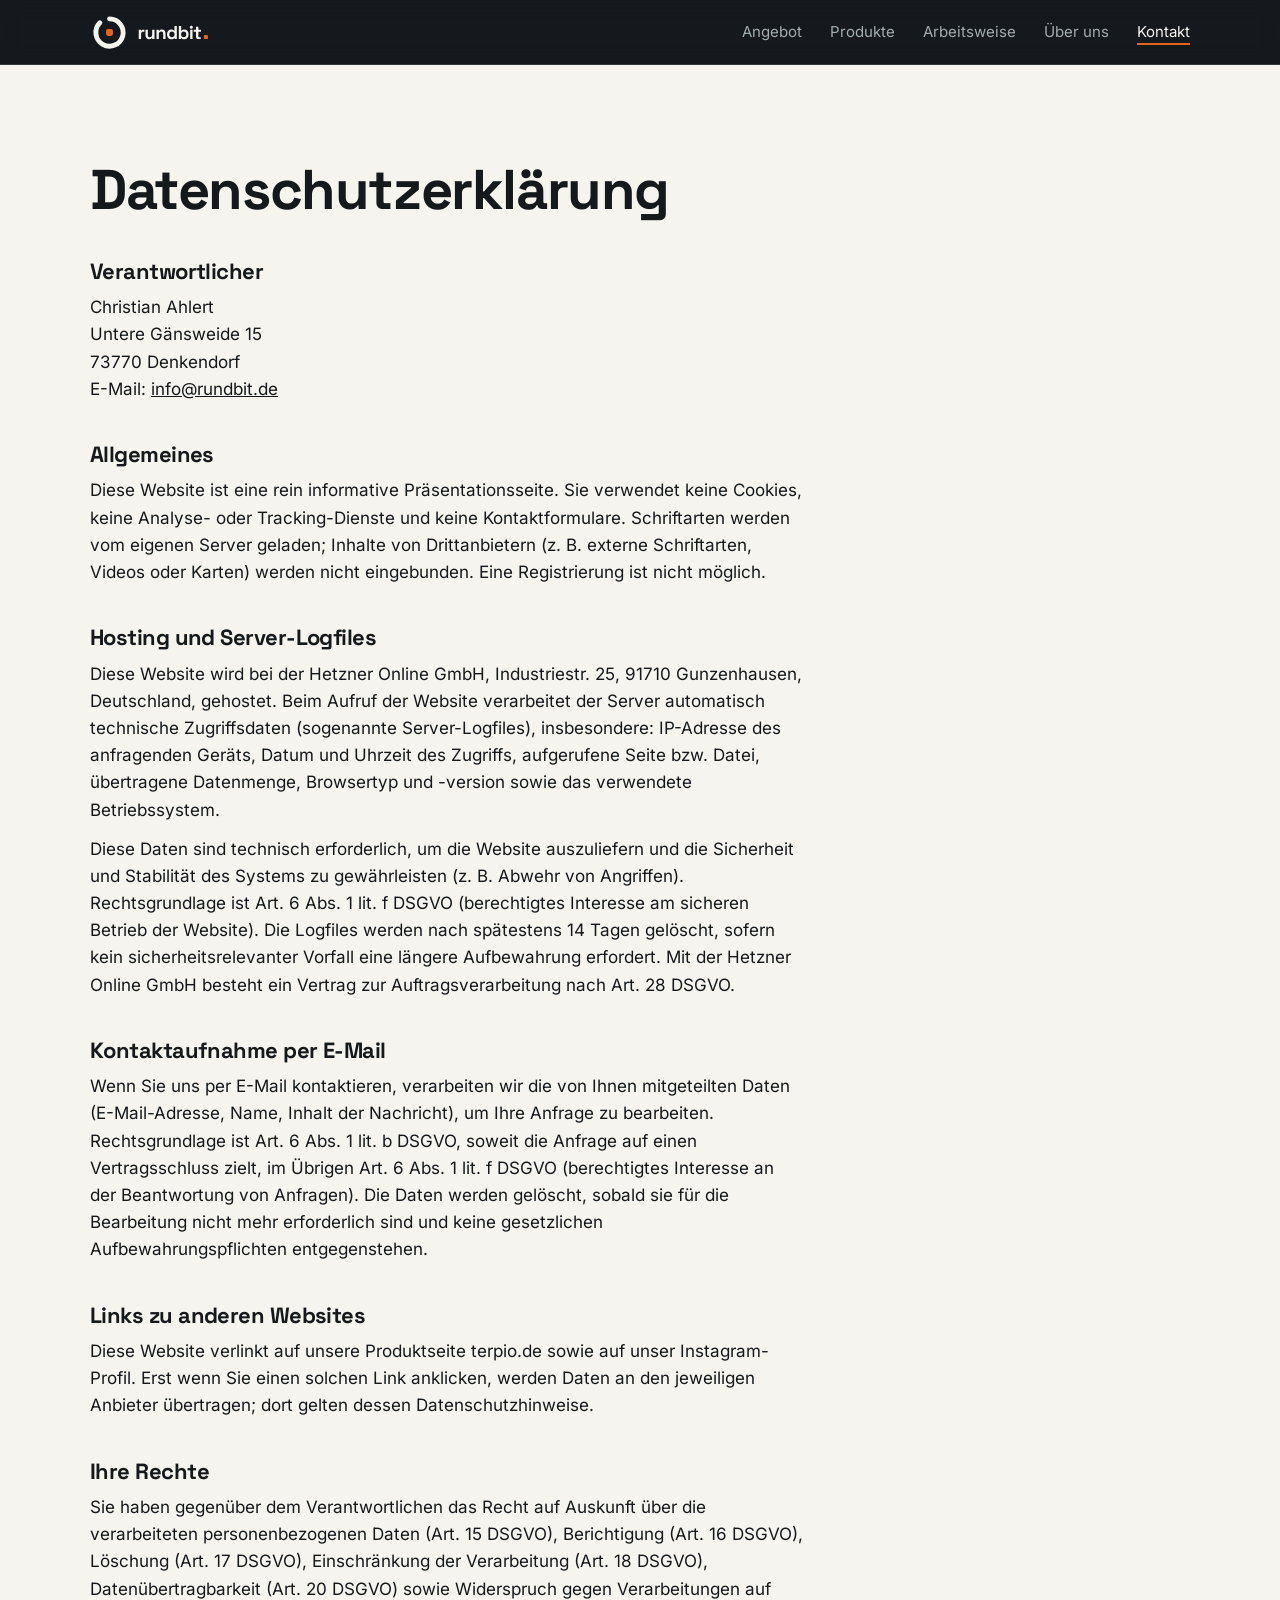
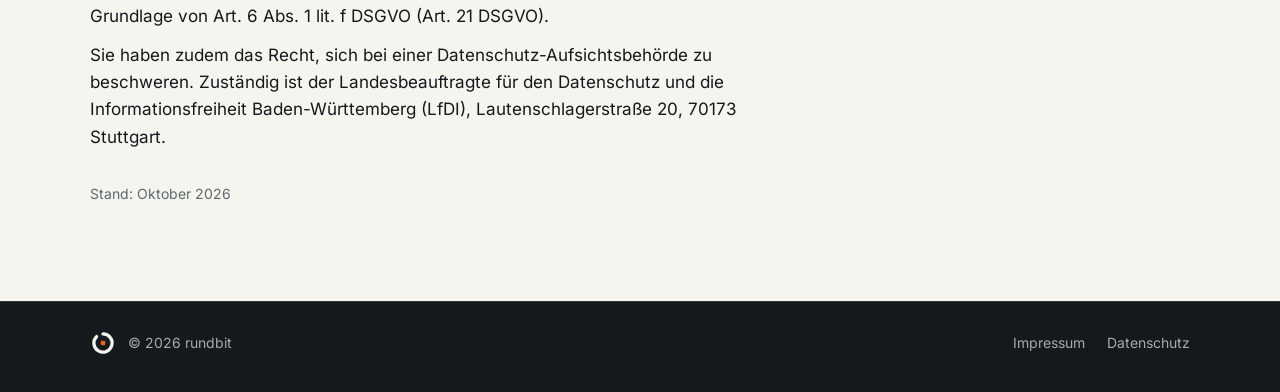
<file: site/datenschutz.html>
<!doctype html>
<html lang="de">
<head>
<meta charset="utf-8">
<meta name="robots" content="noindex">
<meta name="viewport" content="width=device-width, initial-scale=1, viewport-fit=cover">
<title>Datenschutz – rundbit</title>
<link rel="icon" href="favicon.ico" sizes="any">
<link rel="icon" type="image/svg+xml" href="favicon.svg">
<link rel="apple-touch-icon" href="apple-touch-icon.png">
<meta name="theme-color" content="#15191C">
<meta property="og:title" content="rundbit – Software und Automatisierung aus Baden-Württemberg">
<meta property="og:description" content="Wir automatisieren wiederkehrende Abläufe und entwickeln eigene Software: TERPIO und Membrio. Betrieben auf Servern in Deutschland.">
<meta property="og:url" content="https://rundbit.de/">
<meta property="og:image" content="https://rundbit.de/logo/og.png">
<link rel="stylesheet" href="style.css">
<script>if(!(window.matchMedia&&matchMedia('(prefers-reduced-motion: reduce)').matches))document.documentElement.classList.add('js')</script>
</head>
<body>
<header>
  <div class="wrap bar">
    <a class="brand" href="index.html" aria-label="rundbit, zur Startseite"><svg xmlns="http://www.w3.org/2000/svg" viewBox="0 0 363.1 120" aria-hidden="true" focusable="false">
  
  <path d="M60 18 A42 42 0 1 1 30.3 30.3" fill="none" stroke="#F5F4EF" stroke-width="15" stroke-linecap="round"/>
  <rect x="49.5" y="49.5" width="21" height="21" rx="5.5" fill="#E2641E"/>
  <g transform="translate(150.0,38.89) scale(0.05800)">
    <path transform="translate(-70,714)" d="M70.0 0H196.0V-282C196.0 -352 242.0 -386 306.0 -386H368.0V-498H308.0C262.0 -498 226.0 -480 212.0 -440H194.0V-496H70.0Z M620.0 8C709.0 8 749.0 -31 765.0 -65H783.0V0H907.0V-496H781.0V-244C781.0 -152 736.0 -98 659.0 -98C591.0 -98 553.0 -135 553.0 -210V-496H427.0V-200C427.0 -77 504.0 8 620.0 8Z M1012.0 0H1138.0V-252C1138.0 -344 1183.0 -398 1260.0 -398C1328.0 -398 1366.0 -361 1366.0 -286V0H1492.0V-296C1492.0 -419 1415.0 -504 1299.0 -504C1210.0 -504 1170.0 -465 1154.0 -431H1136.0V-496H1012.0Z M1793.0 14C1883.0 14 1926.0 -22 1949.0 -60H1967.0V0H2091.0V-700H1965.0V-439H1947.0C1926.0 -474 1883.0 -510 1793.0 -510C1673.0 -510 1569.0 -418 1569.0 -256V-240C1569.0 -78 1674.0 14 1793.0 14ZM1831.0 -96C1754.0 -96 1695.0 -147 1695.0 -243V-253C1695.0 -349 1753.0 -400 1831.0 -400C1909.0 -400 1967.0 -349 1967.0 -253V-243C1967.0 -147 1908.0 -96 1831.0 -96Z M2494.0 14C2613.0 14 2718.0 -78 2718.0 -240V-256C2718.0 -418 2614.0 -510 2494.0 -510C2404.0 -510 2361.0 -474 2340.0 -439H2322.0V-700H2196.0V0H2320.0V-60H2338.0C2361.0 -22 2404.0 14 2494.0 14ZM2456.0 -96C2379.0 -96 2320.0 -147 2320.0 -243V-253C2320.0 -349 2378.0 -400 2456.0 -400C2534.0 -400 2592.0 -349 2592.0 -253V-243C2592.0 -147 2533.0 -96 2456.0 -96Z M2862.0 -554C2908.0 -554 2943.0 -586 2943.0 -634C2943.0 -682 2908.0 -714 2862.0 -714C2816.0 -714 2781.0 -682 2781.0 -634C2781.0 -586 2816.0 -554 2862.0 -554ZM2799.0 0H2925.0V-496H2799.0Z M3220.0 0H3360.0V-104H3264.0C3246.0 -104 3236.0 -114 3236.0 -134V-392H3372.0V-496H3236.0V-650H3110.0V-496H2986.0V-392H3110.0V-112C3110.0 -44 3154.0 0 3220.0 0Z" fill="#F5F4EF"/>
    <rect x="3456.0" y="496.0" width="218" height="218" rx="62" fill="#E2641E"/>
  </g>
</svg>
</a>
    <nav aria-label="Hauptnavigation"><ul>
      <li><a href="index.html#angebot">Angebot</a></li>
      <li><a href="index.html#produkte">Produkte</a></li>
      <li><a href="index.html#arbeitsweise">Arbeitsweise</a></li>
      <li><a href="index.html#team">Über uns</a></li>
      <li><a class="nav-cta" href="index.html#kontakt">Kontakt</a></li>
    </ul></nav>
  </div>
</header>
<main class="light legal"><div class="wrap">
<h1>Datenschutzerklärung</h1>
<h2>Verantwortlicher</h2>
<p>Christian Ahlert<br>Untere Gänsweide 15<br>73770 Denkendorf<br>E-Mail: <a href="mailto:info@rundbit.de">info@rundbit.de</a></p>
<h2>Allgemeines</h2>
<p>Diese Website ist eine rein informative Präsentationsseite. Sie verwendet keine Cookies, keine Analyse- oder Tracking-Dienste und keine Kontaktformulare. Schriftarten werden vom eigenen Server geladen; Inhalte von Drittanbietern (z. B. externe Schriftarten, Videos oder Karten) werden nicht eingebunden. Eine Registrierung ist nicht möglich.</p>
<h2>Hosting und Server-Logfiles</h2>
<p>Diese Website wird bei der Hetzner Online GmbH, Industriestr. 25, 91710 Gunzenhausen, Deutschland, gehostet. Beim Aufruf der Website verarbeitet der Server automatisch technische Zugriffsdaten (sogenannte Server-Logfiles), insbesondere: IP-Adresse des anfragenden Geräts, Datum und Uhrzeit des Zugriffs, aufgerufene Seite bzw. Datei, übertragene Datenmenge, Browsertyp und -version sowie das verwendete Betriebssystem.</p>
<p>Diese Daten sind technisch erforderlich, um die Website auszuliefern und die Sicherheit und Stabilität des Systems zu gewährleisten (z. B. Abwehr von Angriffen). Rechtsgrundlage ist Art. 6 Abs. 1 lit. f DSGVO (berechtigtes Interesse am sicheren Betrieb der Website). Die Logfiles werden nach spätestens 14 Tagen gelöscht, sofern kein sicherheitsrelevanter Vorfall eine längere Aufbewahrung erfordert. Mit der Hetzner Online GmbH besteht ein Vertrag zur Auftragsverarbeitung nach Art. 28 DSGVO.</p>
<h2>Kontaktaufnahme per E-Mail</h2>
<p>Wenn Sie uns per E-Mail kontaktieren, verarbeiten wir die von Ihnen mitgeteilten Daten (E-Mail-Adresse, Name, Inhalt der Nachricht), um Ihre Anfrage zu bearbeiten. Rechtsgrundlage ist Art. 6 Abs. 1 lit. b DSGVO, soweit die Anfrage auf einen Vertragsschluss zielt, im Übrigen Art. 6 Abs. 1 lit. f DSGVO (berechtigtes Interesse an der Beantwortung von Anfragen). Die Daten werden gelöscht, sobald sie für die Bearbeitung nicht mehr erforderlich sind und keine gesetzlichen Aufbewahrungspflichten entgegenstehen.</p>
<h2>Links zu anderen Websites</h2>
<p>Diese Website verlinkt auf unsere Produktseite terpio.de sowie auf unser Instagram-Profil. Erst wenn Sie einen solchen Link anklicken, werden Daten an den jeweiligen Anbieter übertragen; dort gelten dessen Datenschutzhinweise.</p>
<h2>Ihre Rechte</h2>
<p>Sie haben gegenüber dem Verantwortlichen das Recht auf Auskunft über die verarbeiteten personenbezogenen Daten (Art. 15 DSGVO), Berichtigung (Art. 16 DSGVO), Löschung (Art. 17 DSGVO), Einschränkung der Verarbeitung (Art. 18 DSGVO), Datenübertragbarkeit (Art. 20 DSGVO) sowie Widerspruch gegen Verarbeitungen auf Grundlage von Art. 6 Abs. 1 lit. f DSGVO (Art. 21 DSGVO).</p>
<p>Sie haben zudem das Recht, sich bei einer Datenschutz-Aufsichtsbehörde zu beschweren. Zuständig ist der Landesbeauftragte für den Datenschutz und die Informationsfreiheit Baden-Württemberg (LfDI), Lautenschlagerstraße 20, 70173 Stuttgart.</p>
<p class="soft" style="margin-top:32px;font-size:14px">Stand: Oktober 2026</p>
</div></main>
<footer>
  <div class="wrap">
    <span style="display:flex;align-items:center;gap:12px"><span class="mark-s"><svg xmlns="http://www.w3.org/2000/svg" viewBox="0 0 120 120" aria-hidden="true" focusable="false">
  
  <path d="M60 18 A42 42 0 1 1 30.3 30.3" fill="none" stroke="#F5F4EF" stroke-width="15.0" stroke-linecap="round"/>
  <rect x="49.5" y="49.5" width="21" height="21" rx="5.5" fill="#E2641E"/>
</svg>
</span>© 2026 rundbit</span>
    <ul><li><a href="impressum.html">Impressum</a></li><li><a href="datenschutz.html">Datenschutz</a></li></ul>
  </div>
</footer>
</body>
</html>
</file>
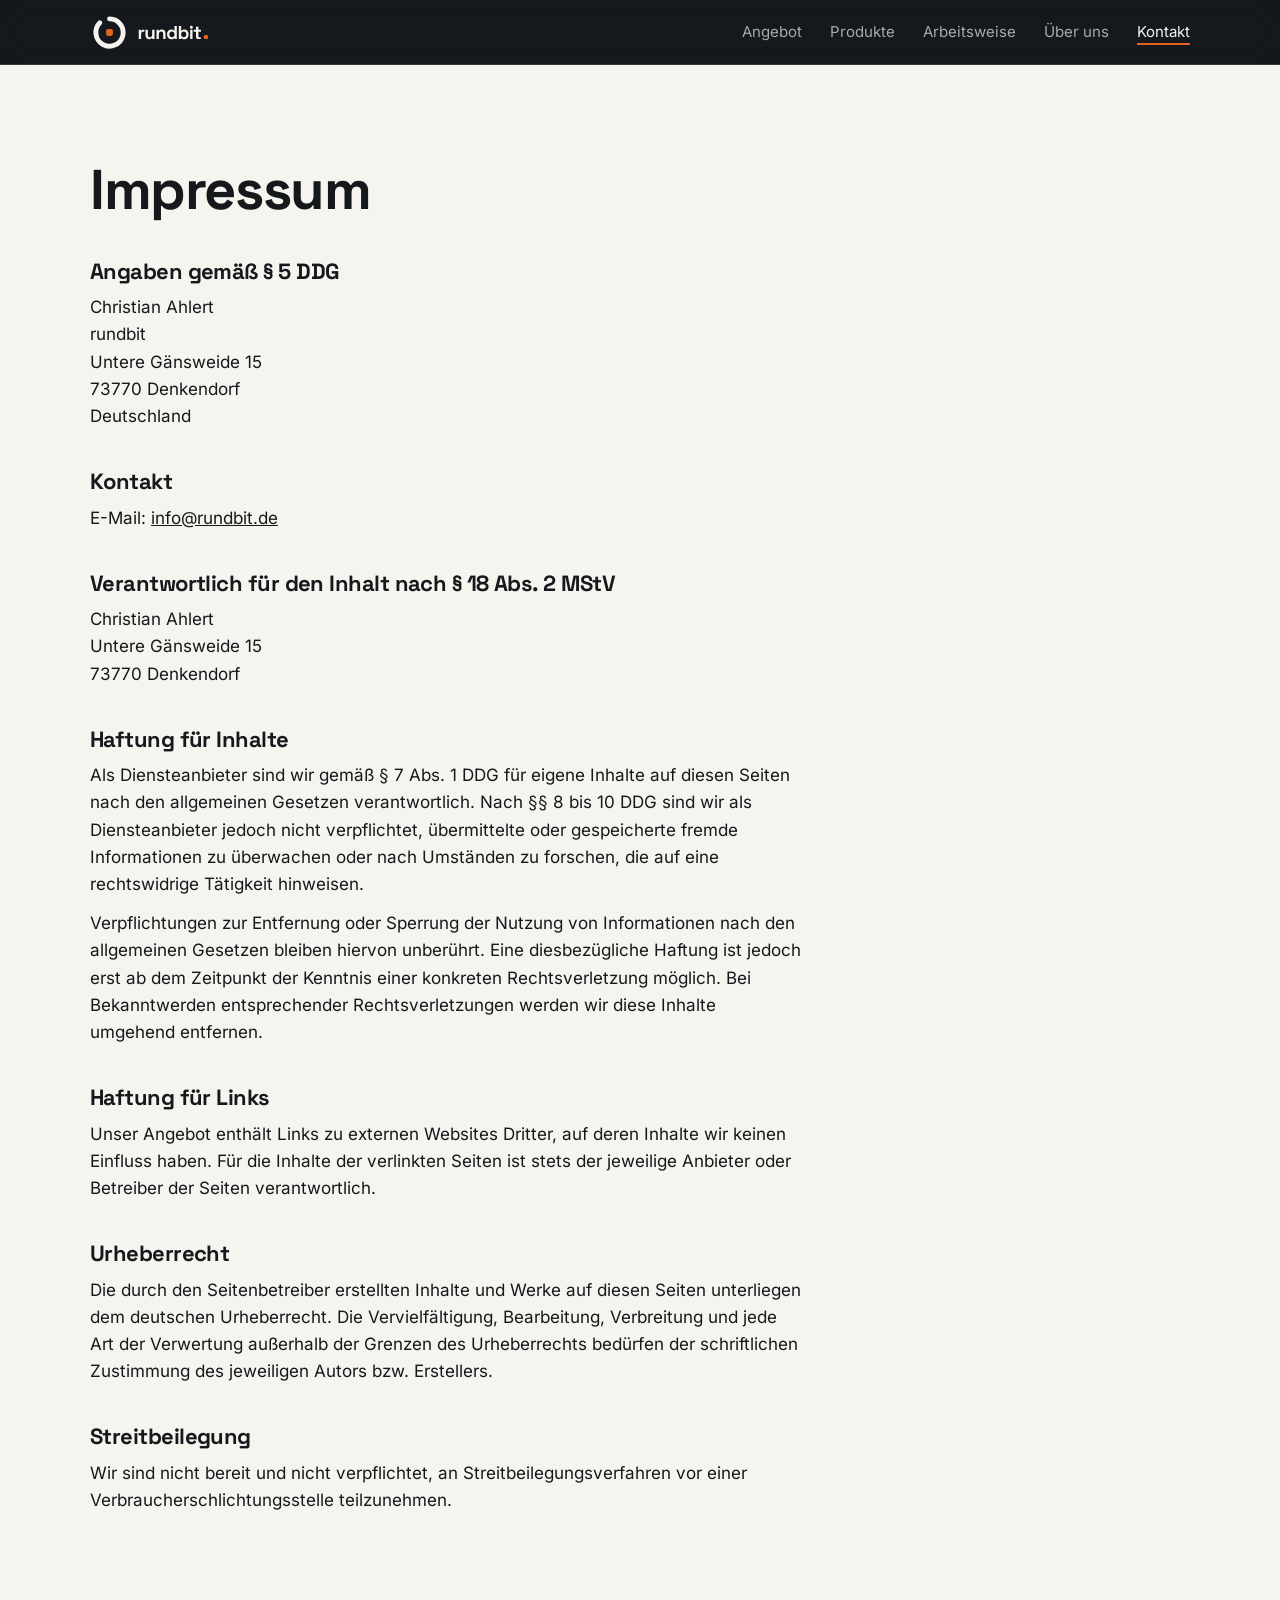
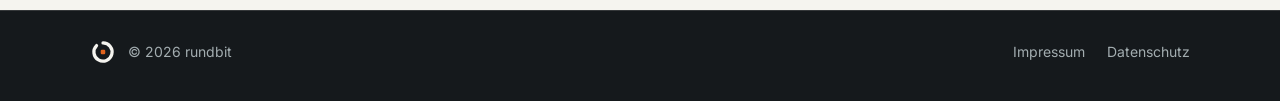
<file: site/impressum.html>
<!doctype html>
<html lang="de">
<head>
<meta charset="utf-8">
<meta name="robots" content="noindex">
<meta name="viewport" content="width=device-width, initial-scale=1, viewport-fit=cover">
<title>Impressum – rundbit</title>
<link rel="icon" href="favicon.ico" sizes="any">
<link rel="icon" type="image/svg+xml" href="favicon.svg">
<link rel="apple-touch-icon" href="apple-touch-icon.png">
<meta name="theme-color" content="#15191C">
<meta property="og:title" content="rundbit – Software und Automatisierung aus Baden-Württemberg">
<meta property="og:description" content="Wir automatisieren wiederkehrende Abläufe und entwickeln eigene Software: TERPIO und Membrio. Betrieben auf Servern in Deutschland.">
<meta property="og:url" content="https://rundbit.de/">
<meta property="og:image" content="https://rundbit.de/logo/og.png">
<link rel="stylesheet" href="style.css">
<script>if(!(window.matchMedia&&matchMedia('(prefers-reduced-motion: reduce)').matches))document.documentElement.classList.add('js')</script>
</head>
<body>
<header>
  <div class="wrap bar">
    <a class="brand" href="index.html" aria-label="rundbit, zur Startseite"><svg xmlns="http://www.w3.org/2000/svg" viewBox="0 0 363.1 120" aria-hidden="true" focusable="false">
  
  <path d="M60 18 A42 42 0 1 1 30.3 30.3" fill="none" stroke="#F5F4EF" stroke-width="15" stroke-linecap="round"/>
  <rect x="49.5" y="49.5" width="21" height="21" rx="5.5" fill="#E2641E"/>
  <g transform="translate(150.0,38.89) scale(0.05800)">
    <path transform="translate(-70,714)" d="M70.0 0H196.0V-282C196.0 -352 242.0 -386 306.0 -386H368.0V-498H308.0C262.0 -498 226.0 -480 212.0 -440H194.0V-496H70.0Z M620.0 8C709.0 8 749.0 -31 765.0 -65H783.0V0H907.0V-496H781.0V-244C781.0 -152 736.0 -98 659.0 -98C591.0 -98 553.0 -135 553.0 -210V-496H427.0V-200C427.0 -77 504.0 8 620.0 8Z M1012.0 0H1138.0V-252C1138.0 -344 1183.0 -398 1260.0 -398C1328.0 -398 1366.0 -361 1366.0 -286V0H1492.0V-296C1492.0 -419 1415.0 -504 1299.0 -504C1210.0 -504 1170.0 -465 1154.0 -431H1136.0V-496H1012.0Z M1793.0 14C1883.0 14 1926.0 -22 1949.0 -60H1967.0V0H2091.0V-700H1965.0V-439H1947.0C1926.0 -474 1883.0 -510 1793.0 -510C1673.0 -510 1569.0 -418 1569.0 -256V-240C1569.0 -78 1674.0 14 1793.0 14ZM1831.0 -96C1754.0 -96 1695.0 -147 1695.0 -243V-253C1695.0 -349 1753.0 -400 1831.0 -400C1909.0 -400 1967.0 -349 1967.0 -253V-243C1967.0 -147 1908.0 -96 1831.0 -96Z M2494.0 14C2613.0 14 2718.0 -78 2718.0 -240V-256C2718.0 -418 2614.0 -510 2494.0 -510C2404.0 -510 2361.0 -474 2340.0 -439H2322.0V-700H2196.0V0H2320.0V-60H2338.0C2361.0 -22 2404.0 14 2494.0 14ZM2456.0 -96C2379.0 -96 2320.0 -147 2320.0 -243V-253C2320.0 -349 2378.0 -400 2456.0 -400C2534.0 -400 2592.0 -349 2592.0 -253V-243C2592.0 -147 2533.0 -96 2456.0 -96Z M2862.0 -554C2908.0 -554 2943.0 -586 2943.0 -634C2943.0 -682 2908.0 -714 2862.0 -714C2816.0 -714 2781.0 -682 2781.0 -634C2781.0 -586 2816.0 -554 2862.0 -554ZM2799.0 0H2925.0V-496H2799.0Z M3220.0 0H3360.0V-104H3264.0C3246.0 -104 3236.0 -114 3236.0 -134V-392H3372.0V-496H3236.0V-650H3110.0V-496H2986.0V-392H3110.0V-112C3110.0 -44 3154.0 0 3220.0 0Z" fill="#F5F4EF"/>
    <rect x="3456.0" y="496.0" width="218" height="218" rx="62" fill="#E2641E"/>
  </g>
</svg>
</a>
    <nav aria-label="Hauptnavigation"><ul>
      <li><a href="index.html#angebot">Angebot</a></li>
      <li><a href="index.html#produkte">Produkte</a></li>
      <li><a href="index.html#arbeitsweise">Arbeitsweise</a></li>
      <li><a href="index.html#team">Über uns</a></li>
      <li><a class="nav-cta" href="index.html#kontakt">Kontakt</a></li>
    </ul></nav>
  </div>
</header>
<main class="light legal"><div class="wrap">
<h1>Impressum</h1>
<h2>Angaben gemäß § 5 DDG</h2>
<p>Christian Ahlert<br>rundbit<br>Untere Gänsweide 15<br>73770 Denkendorf<br>Deutschland</p>
<h2>Kontakt</h2>
<p>E-Mail: <a href="mailto:info@rundbit.de">info@rundbit.de</a></p>
<h2>Verantwortlich für den Inhalt nach § 18 Abs. 2 MStV</h2>
<p>Christian Ahlert<br>Untere Gänsweide 15<br>73770 Denkendorf</p>
<h2>Haftung für Inhalte</h2>
<p>Als Diensteanbieter sind wir gemäß § 7 Abs. 1 DDG für eigene Inhalte auf diesen Seiten nach den allgemeinen Gesetzen verantwortlich. Nach §§ 8 bis 10 DDG sind wir als Diensteanbieter jedoch nicht verpflichtet, übermittelte oder gespeicherte fremde Informationen zu überwachen oder nach Umständen zu forschen, die auf eine rechtswidrige Tätigkeit hinweisen.</p>
<p>Verpflichtungen zur Entfernung oder Sperrung der Nutzung von Informationen nach den allgemeinen Gesetzen bleiben hiervon unberührt. Eine diesbezügliche Haftung ist jedoch erst ab dem Zeitpunkt der Kenntnis einer konkreten Rechtsverletzung möglich. Bei Bekanntwerden entsprechender Rechtsverletzungen werden wir diese Inhalte umgehend entfernen.</p>
<h2>Haftung für Links</h2>
<p>Unser Angebot enthält Links zu externen Websites Dritter, auf deren Inhalte wir keinen Einfluss haben. Für die Inhalte der verlinkten Seiten ist stets der jeweilige Anbieter oder Betreiber der Seiten verantwortlich.</p>
<h2>Urheberrecht</h2>
<p>Die durch den Seitenbetreiber erstellten Inhalte und Werke auf diesen Seiten unterliegen dem deutschen Urheberrecht. Die Vervielfältigung, Bearbeitung, Verbreitung und jede Art der Verwertung außerhalb der Grenzen des Urheberrechts bedürfen der schriftlichen Zustimmung des jeweiligen Autors bzw. Erstellers.</p>
<h2>Streitbeilegung</h2>
<p>Wir sind nicht bereit und nicht verpflichtet, an Streitbeilegungsverfahren vor einer Verbraucherschlichtungsstelle teilzunehmen.</p>
</div></main>
<footer>
  <div class="wrap">
    <span style="display:flex;align-items:center;gap:12px"><span class="mark-s"><svg xmlns="http://www.w3.org/2000/svg" viewBox="0 0 120 120" aria-hidden="true" focusable="false">
  
  <path d="M60 18 A42 42 0 1 1 30.3 30.3" fill="none" stroke="#F5F4EF" stroke-width="15.0" stroke-linecap="round"/>
  <rect x="49.5" y="49.5" width="21" height="21" rx="5.5" fill="#E2641E"/>
</svg>
</span>© 2026 rundbit</span>
    <ul><li><a href="impressum.html">Impressum</a></li><li><a href="datenschutz.html">Datenschutz</a></li></ul>
  </div>
</footer>
</body>
</html>
</file>
<file: site/style.css>
/* ============================================================
   rundbit.de – Stylesheet
   Schriften selbst gehostet (SIL Open Font License, siehe fonts/)
   ============================================================ */
@font-face{font-family:"Space Grotesk";src:url("fonts/space-grotesk.woff2") format("woff2-variations");font-weight:300 700;font-style:normal;font-display:swap}
@font-face{font-family:"Inter";src:url("fonts/inter.woff2") format("woff2-variations");font-weight:100 900;font-style:normal;font-display:swap}
@font-face{font-family:"JetBrains Mono";src:url("fonts/jetbrains-mono.woff2") format("woff2-variations");font-weight:100 800;font-style:normal;font-display:swap}
:root{
  --ink:#15191C; --ink-2:#1E2428; --accent:#E2641E; --accent-hi:#F07A36; --paper:#F5F4EF;
  --on-ink:#F5F4EF; --on-ink-soft:#A3ADB0; --on-ink-line:rgba(245,244,239,.14);
  --light-bg:#F5F4EF; --light-text:#15191C; --light-soft:#5E6A6E; --light-line:#DAD8CF; --light-raise:#FFFFFF;
  --head:"Space Grotesk",system-ui,-apple-system,"Segoe UI",sans-serif;
  --sans:"Inter",system-ui,-apple-system,"Segoe UI",sans-serif;
  --mono:"JetBrains Mono",ui-monospace,"SFMono-Regular",Consolas,monospace;
  --wrap:1180px; --pad:clamp(20px,4vw,40px);
  box-sizing:border-box;
  padding-top:env(safe-area-inset-top,0px); padding-bottom:env(safe-area-inset-bottom,0px);
}
@media (prefers-color-scheme:dark){:root:not([data-theme="light"]){
  --light-bg:#1C2226; --light-text:#F5F4EF; --light-soft:#A3ADB0; --light-line:rgba(245,244,239,.14); --light-raise:#242B30;}}
:root[data-theme="dark"]{--light-bg:#1C2226; --light-text:#F5F4EF; --light-soft:#A3ADB0; --light-line:rgba(245,244,239,.14); --light-raise:#242B30;}
*,*::before,*::after{box-sizing:inherit}
html{scroll-behavior:smooth;scroll-padding-top:calc(env(safe-area-inset-top,0px) + 72px);background:var(--ink)}
body{margin:0;font-family:var(--sans);font-size:17px;line-height:1.6;color:var(--on-ink);background:var(--ink);-webkit-font-smoothing:antialiased}
h1,h2,h3,p,ul,dl,dd,figure{margin:0;padding:0} ul{list-style:none}
img,svg{display:block;max-width:100%;height:auto}
a{color:inherit}
:focus-visible{outline:2px solid var(--accent);outline-offset:3px;border-radius:2px}
.wrap{max-width:var(--wrap);margin:0 auto;padding:0 var(--pad)}
.skip{position:absolute;left:-999px;top:8px;background:var(--accent);color:var(--ink);padding:8px 14px;z-index:50}
.skip:focus{left:8px}

/* Kopf */
header{position:sticky;top:env(safe-area-inset-top,0px);z-index:20;background:rgba(21,25,28,.86);backdrop-filter:blur(10px);-webkit-backdrop-filter:blur(10px);border-bottom:1px solid var(--on-ink-line)}
.bar{display:flex;align-items:center;justify-content:space-between;height:64px;gap:24px}
.brand{display:block;width:118px}
nav ul{display:flex;gap:28px;font-size:15px}
nav a{text-decoration:none;color:var(--on-ink-soft)}
nav a:hover{color:var(--on-ink)}
.nav-cta{color:var(--on-ink)!important;border-bottom:2px solid var(--accent);padding-bottom:2px}
@media (max-width:820px){
  html{scroll-padding-top:calc(env(safe-area-inset-top,0px) + 64px + 44px + 8px)}
  .bar{height:auto;flex-wrap:wrap;gap:0}
  .brand{margin-block:12px}
  header nav{order:2;flex:0 0 100%;min-width:0;margin-inline:calc(-1 * var(--pad))}
  header nav ul{gap:0;flex-wrap:nowrap;overflow-x:auto;overflow-y:hidden;padding-inline:16px;scrollbar-width:none;-ms-overflow-style:none;-webkit-overflow-scrolling:touch}
  header nav ul::-webkit-scrollbar{display:none}
  header nav li{flex:none}
  header nav a{display:flex;align-items:center;min-height:44px;padding-inline:14px;white-space:nowrap}
  header nav li:first-child a{padding-left:0}
  header nav li:last-child a{padding-right:0}
  .nav-cta{border-bottom:0;padding-bottom:0}
  .nav-cta span{border-bottom:2px solid var(--accent);padding-bottom:2px}
}

/* Hero */
.hero{position:relative;overflow:hidden;padding:clamp(48px,8vw,96px) 0 clamp(56px,8vw,104px)}
.hero-grid{display:grid;grid-template-columns:minmax(0,1.05fr) minmax(0,1fr);align-items:center;gap:clamp(24px,4vw,64px)}
.hero h1{font-family:var(--head);font-weight:700;font-size:clamp(46px,7.4vw,104px);line-height:.95;letter-spacing:-.035em}
.hero .lead{margin-top:28px;max-width:30em;font-size:clamp(17px,1.6vw,20px);color:var(--on-ink-soft)}
.hero .lead strong{color:var(--on-ink);font-weight:500}
.actions{display:flex;flex-wrap:wrap;gap:14px;margin-top:36px}
.btn{display:inline-block;font:500 16px/1 var(--sans);text-decoration:none;padding:15px 22px;border-radius:4px}
.btn-solid{background:var(--accent);color:var(--ink)}
.btn-solid:hover{background:var(--accent-hi)}
.btn-line{border:1px solid var(--on-ink-line);color:var(--on-ink)}
.btn-line:hover{border-color:var(--on-ink-soft)}
.ring-wrap{position:relative;max-width:600px;margin-right:clamp(0px,4vw,60px);justify-self:end;width:100%}
.ring text{font-family:var(--mono);font-size:18px;fill:#A3ADB0}
.ring .tick{stroke:var(--on-ink-line);stroke-width:1}
.ring .tick.major{stroke:rgba(245,244,239,.32)}
.ring .orbit{fill:none;stroke:rgba(245,244,239,.22);stroke-width:1}
.ring .arc{fill:none;stroke:var(--paper);stroke-width:58;stroke-linecap:round}
.ring .node rect{fill:var(--paper);transition:fill .2s}
.ring .node:hover rect,.ring .node:focus-visible rect{fill:var(--accent)}
.ring .node:hover text,.ring .node:focus-visible text{fill:var(--on-ink)}
.ring .node .name{font-family:var(--head);font-size:27px;font-weight:700;fill:var(--on-ink)}
.ring .free rect{fill:none;stroke:rgba(245,244,239,.4);stroke-dasharray:3 3}
.ring .node{outline:none}
@media (max-width:860px){.hero-grid{grid-template-columns:1fr}.ring-wrap{justify-self:center;max-width:min(440px,70vw);margin:0 auto}}

/* Einmaliger Startmoment */
.js .ring .arc{stroke-dasharray:1;stroke-dashoffset:1;animation:draw 1.5s cubic-bezier(.6,.05,.25,1) .15s forwards}
.js .ring .ticks,.js .ring .orbit,.js .ring .node{opacity:0;animation:fade .7s ease forwards}
.js .ring .ticks{animation-delay:.9s}.js .ring .orbit{animation-delay:1.1s}
.js .ring .n1{animation-delay:1.35s}.js .ring .n2{animation-delay:1.5s}.js .ring .n3{animation-delay:1.65s}
.js .ring .core{transform-box:fill-box;transform-origin:center;transform:scale(0);animation:pop .5s cubic-bezier(.3,1.6,.5,1) 1.45s forwards}
.ring{transition:transform .6s cubic-bezier(.2,.7,.2,1);will-change:transform}
.ring .spin-slow{transform-box:view-box;transform-origin:300px 300px;animation:spin 240s linear infinite reverse}
.ring .sweepwrap{opacity:0;animation:fade 1s ease 1.9s forwards}
.ring .sweep{transform-box:view-box;transform-origin:300px 300px;animation:spin 9s linear infinite}
.ring .pulse{transform-box:fill-box;transform-origin:center;animation:pulse 3.2s ease-in-out 2.2s infinite}
.ring .node rect{transition:fill .2s,transform .25s;transform-box:fill-box;transform-origin:center}
.ring .node:hover rect,.ring .node:focus-visible rect{transform:scale(1.35)}
@keyframes spin{to{transform:rotate(360deg)}}
@keyframes pulse{0%,100%{transform:scale(1)}50%{transform:scale(1.06)}}
@keyframes draw{to{stroke-dashoffset:0}}@keyframes fade{to{opacity:1}}@keyframes pop{to{transform:scale(1)}}

/* Das wandernde Bit */
.rail{position:fixed;left:clamp(10px,1.6vw,22px);top:18vh;height:64vh;width:12px;z-index:15;pointer-events:none;opacity:0;transition:opacity .3s}
.rail::before{content:"";position:absolute;left:5px;top:0;bottom:0;width:1px;background:currentColor;opacity:.25}
.rail .mark{position:absolute;left:2px;width:7px;height:1px;background:currentColor;opacity:.45}
.rail .bit{position:absolute;left:0;top:0;width:12px;height:12px;border-radius:3px;background:var(--accent);transform:translateY(calc(var(--p,0) * (64vh - 12px)))}
@media (max-width:1100px){.rail{display:none}}

/* Helle Abschnitte */
.light{background:var(--light-bg);color:var(--light-text)}
section{padding:clamp(72px,10vw,128px) 0}
h2{font-family:var(--head);font-weight:700;font-size:clamp(34px,4.6vw,58px);line-height:1.02;letter-spacing:-.025em;max-width:16ch}
.intro{margin-top:20px;max-width:36em;font-size:18px}
.light .intro,.light .soft{color:var(--light-soft)}
.dark .intro,.dark .soft{color:var(--on-ink-soft)}
.status{font-family:var(--mono);font-size:14px;display:flex;align-items:center;gap:10px}
.status .dot{width:9px;height:9px;border-radius:2px;background:var(--accent)}
.status .dot.wip{background:transparent;border:1.5px solid var(--accent)}

/* Produkte */
.products{margin-top:clamp(48px,6vw,80px);display:grid;grid-template-columns:minmax(0,1.55fr) minmax(0,1fr);gap:clamp(28px,4vw,56px);align-items:start}
.prod h3{font-family:var(--head);font-size:clamp(30px,3vw,40px);letter-spacing:-.02em;line-height:1;margin-top:18px}
.prod p{margin-top:14px;max-width:34em}
.prod .facts{margin-top:22px;border-top:1px solid var(--light-line)}
.prod .facts li{padding:11px 0;border-bottom:1px solid var(--light-line);font-size:15.5px}
.prod .go{display:inline-block;margin-top:26px;font-weight:500;text-decoration:none;border-bottom:2px solid var(--accent);padding-bottom:3px}
.shot{margin-top:28px;background:var(--light-raise);border:1px solid var(--light-line);border-radius:8px;overflow:hidden;box-shadow:0 30px 60px -38px rgba(21,25,28,.55)}
.shot .chrome{font-family:var(--mono);font-size:12px;color:var(--light-soft);padding:9px 14px;border-bottom:1px solid var(--light-line)}
.membrio{padding-top:clamp(0px,9vw,120px)}
.next{margin-top:56px;padding-top:22px;border-top:1px dashed var(--light-line);font-size:15.5px}
@media (max-width:860px){.products{grid-template-columns:1fr}.membrio{padding-top:0}}

/* Werkstatt */
.dark{background:var(--ink-2);color:var(--on-ink)}
.shop{margin-top:clamp(40px,5vw,64px);display:grid;grid-template-columns:minmax(0,1.3fr) minmax(0,1fr);gap:clamp(32px,5vw,72px)}
.tool{border:1px solid var(--on-ink-line);border-radius:8px;padding:clamp(22px,3vw,34px);background:var(--ink)}
.tool h3{font-family:var(--head);font-size:26px;letter-spacing:-.01em}
.tool label{display:block;margin-top:22px;font-size:14.5px;color:var(--on-ink-soft)}
.tool input{margin-top:8px;width:100%;font:500 clamp(16px,2vw,21px)/1.3 var(--mono);letter-spacing:.04em;color:var(--on-ink);background:transparent;border:0;border-bottom:2px solid var(--on-ink-line);padding:10px 0;border-radius:0}
.tool input:focus{outline:none;border-bottom-color:var(--accent)}
.result{margin-top:18px;min-height:52px;font-size:15.5px}
.result .ok{color:#8FD3A8}.result .bad{color:#F2A07A}
.tool .fine{margin-top:16px;font-size:13.5px;color:var(--on-ink-soft)}
.queue h3{font-family:var(--head);font-size:20px}
.queue li{display:grid;grid-template-columns:auto 1fr;gap:14px;padding:16px 0;border-bottom:1px solid var(--on-ink-line)}
.queue li:first-of-type{border-top:1px solid var(--on-ink-line);margin-top:16px}
.queue .status{font-size:12.5px;color:var(--on-ink-soft);padding-top:4px}
.queue b{font-weight:500;display:block}
.queue span.d{color:var(--on-ink-soft);font-size:15px}
@media (max-width:860px){.shop{grid-template-columns:1fr}}

/* Arbeitsweise */
.sheet{margin-top:clamp(40px,5vw,64px);display:grid;grid-template-columns:minmax(0,1fr) minmax(0,1fr);column-gap:clamp(32px,5vw,72px)}
.sheet div{display:grid;grid-template-columns:9.5em 1fr;gap:16px;padding:20px 0;border-top:1px solid var(--light-line)}
.sheet dt{font-family:var(--head);font-weight:700;font-size:17px}
.sheet dd{color:var(--light-soft)}
@media (max-width:860px){.sheet{grid-template-columns:1fr}.sheet div{grid-template-columns:1fr;gap:4px}}

/* Team */
.h2-sm{font-size:clamp(26px,3vw,38px);max-width:none}
.team{margin-top:clamp(40px,5vw,64px);display:grid;grid-template-columns:minmax(0,1.2fr) minmax(0,1fr);gap:clamp(32px,6vw,96px)}
.person h3{font-family:var(--head);font-size:30px;letter-spacing:-.015em}
.person .role{margin-top:4px;color:var(--on-ink-soft)}
.person p{margin-top:16px;max-width:32em}
.todo{display:inline;background:rgba(226,100,30,.18);padding:0 4px;border-radius:2px}
@media (max-width:860px){.team{grid-template-columns:1fr}}

/* Hintergrund-Ringe */
main section{position:relative;overflow:hidden}
main section > .wrap{position:relative;z-index:1}
.bgring{position:absolute;width:clamp(520px,62vw,880px);height:auto;pointer-events:none;z-index:0}
.bgring .bt line{stroke:currentColor;stroke-width:1.2}
.bgring .bo{fill:none;stroke:currentColor;stroke-width:1.4}
.bgring .ba{fill:none;stroke:currentColor;stroke-width:58;stroke-linecap:round;stroke-dasharray:1;stroke-dashoffset:var(--draw,0)}
.bgring .bc{fill:currentColor}
.bgring .bb{fill:var(--accent)}
.bgring .bt{transform-box:view-box;transform-origin:300px 300px;transform:rotate(var(--rot,0deg))}
.light .bgring{color:var(--light-text)}
.dark .bgring{color:#F5F4EF}
.light .bgring>:not(.bb){opacity:.06}
.dark .bgring>:not(.bb){opacity:.055}
.bgring .bb{opacity:.6}
.pos-tr{right:-24%;top:-18%}
.pos-bl{left:-22%;bottom:-30%}
.pos-r{right:-30%;top:12%}
.pos-tl{left:-26%;top:-40%}
.pos-br{right:-18%;bottom:-55%}
@media (max-width:860px){.bgring{width:130vw}.pos-tr,.pos-r,.pos-br{right:-70%}.pos-bl,.pos-tl{left:-70%}}

/* Kontakt + Fuß */
.contact{display:grid;grid-template-columns:minmax(0,1.3fr) minmax(0,1fr);gap:clamp(32px,5vw,72px);align-items:end}
.contact address{font-style:normal;line-height:1.8}
.contact a.mail{font-family:var(--head);font-weight:700;font-size:clamp(26px,3.4vw,42px);text-decoration:none;letter-spacing:-.02em;border-bottom:3px solid var(--accent)}
@media (max-width:860px){.contact{grid-template-columns:1fr}}
footer{border-top:1px solid var(--on-ink-line);padding:28px 0 36px;font-size:14px;color:var(--on-ink-soft)}
footer .wrap{display:flex;flex-wrap:wrap;justify-content:space-between;gap:16px;align-items:center}
footer a{text-decoration:none}footer a:hover{color:var(--on-ink)}
footer ul{display:flex;gap:22px}
.mark-s{width:26px}

@media (prefers-reduced-motion:reduce){html{scroll-behavior:auto}*{animation:none!important;transition:none!important}}

/* Rechtliche Seiten */
.legal{padding:clamp(56px,8vw,96px) 0}
.legal h1{font-family:var(--head);font-weight:700;font-size:clamp(36px,5vw,56px);letter-spacing:-.025em;line-height:1.05}
.legal h2{font-size:22px;margin-top:40px;max-width:none}
.legal p,.legal ul{margin-top:12px;max-width:42em}
.legal ul{list-style:disc;padding-left:1.2em}
.legal a{color:var(--light-text)}

/* ---------- Angebot (ergänzt) ---------- */
.offer{margin-top:clamp(40px,5vw,64px);display:grid;grid-template-columns:repeat(2,minmax(0,1fr));gap:clamp(20px,3vw,32px)}
.pillar{border:1px solid var(--light-line);border-radius:8px;padding:clamp(24px,3vw,36px);background:var(--light-raise)}
.pillar h3{font-family:var(--head);font-size:clamp(24px,2.4vw,30px);letter-spacing:-.015em;line-height:1.1;margin-top:16px}
.pillar p:not(.status){margin-top:12px;color:var(--light-soft);max-width:30em}
.pillar .go{display:inline-block;margin-top:22px;font-weight:500;text-decoration:none;border-bottom:2px solid var(--accent);padding-bottom:3px}
.light .status{color:var(--light-soft)}
.sub-h{font-family:var(--head);font-size:clamp(20px,2vw,24px);letter-spacing:-.01em;margin-top:clamp(56px,7vw,88px)}
.compare{margin-top:20px;border-bottom:1px solid var(--light-line)}
.crow{display:grid;grid-template-columns:minmax(0,.8fr) minmax(0,1fr) minmax(0,1fr);gap:clamp(16px,3vw,40px);padding:20px 0;border-top:1px solid var(--light-line)}
.crow b{font-family:var(--head);font-weight:700;font-size:17px}
.crow .before{color:var(--light-soft)}
.crow .before::before,.crow .after::before{content:"";display:inline-block;width:9px;height:9px;border-radius:2px;margin-right:10px;vertical-align:.05em}
.crow .before::before{border:1.5px solid var(--light-soft)}
.crow .after::before{background:var(--accent)}
.chead{font-family:var(--mono);font-size:13px;color:var(--light-soft);padding:12px 0}
@media (max-width:860px){
  .offer{grid-template-columns:1fr}
  .crow{grid-template-columns:1fr;gap:8px}
  .chead{display:none}
  .crow .before,.crow .after{display:block;padding-left:19px;text-indent:-19px}
}

/* ---------- Produkte auf dunklem Grund (ergänzt) ---------- */
.dark .prod .facts,.dark .prod .facts li{border-color:var(--on-ink-line)}
.dark .prod p{color:var(--on-ink-soft)}
.dark .prod .status{color:var(--on-ink-soft)}
.dark .next{border-top-color:var(--on-ink-line)}
.dark .next a{color:var(--on-ink)}
.dark .shot{border-color:var(--on-ink-line);box-shadow:0 30px 60px -38px rgba(0,0,0,.8)}

/* ---------- Arbeitsweise: Schritte (ergänzt) ---------- */
.steps{margin-top:clamp(40px,5vw,64px);display:grid;grid-template-columns:repeat(3,minmax(0,1fr));gap:clamp(24px,4vw,56px);list-style:none;padding:0}
.steps li{border-top:2px solid var(--light-text);padding-top:18px}
.steps .num{font-family:var(--mono);font-size:14px;color:var(--light-soft)}
.steps h3{font-family:var(--head);font-size:22px;letter-spacing:-.01em;margin-top:10px}
.steps p{margin-top:8px;color:var(--light-soft)}
.sheet-intro{margin-top:clamp(56px,7vw,88px)}
@media (max-width:860px){.steps{grid-template-columns:1fr}}
.legal h1{font-size:clamp(30px,5vw,56px);hyphens:auto;overflow-wrap:break-word}
/* längere Überschrift: etwas kleiner, damit Text und Buttons im ersten Bildschirm bleiben */
.hero h1{font-size:clamp(42px,5.6vw,80px);line-height:.98}
</file>
